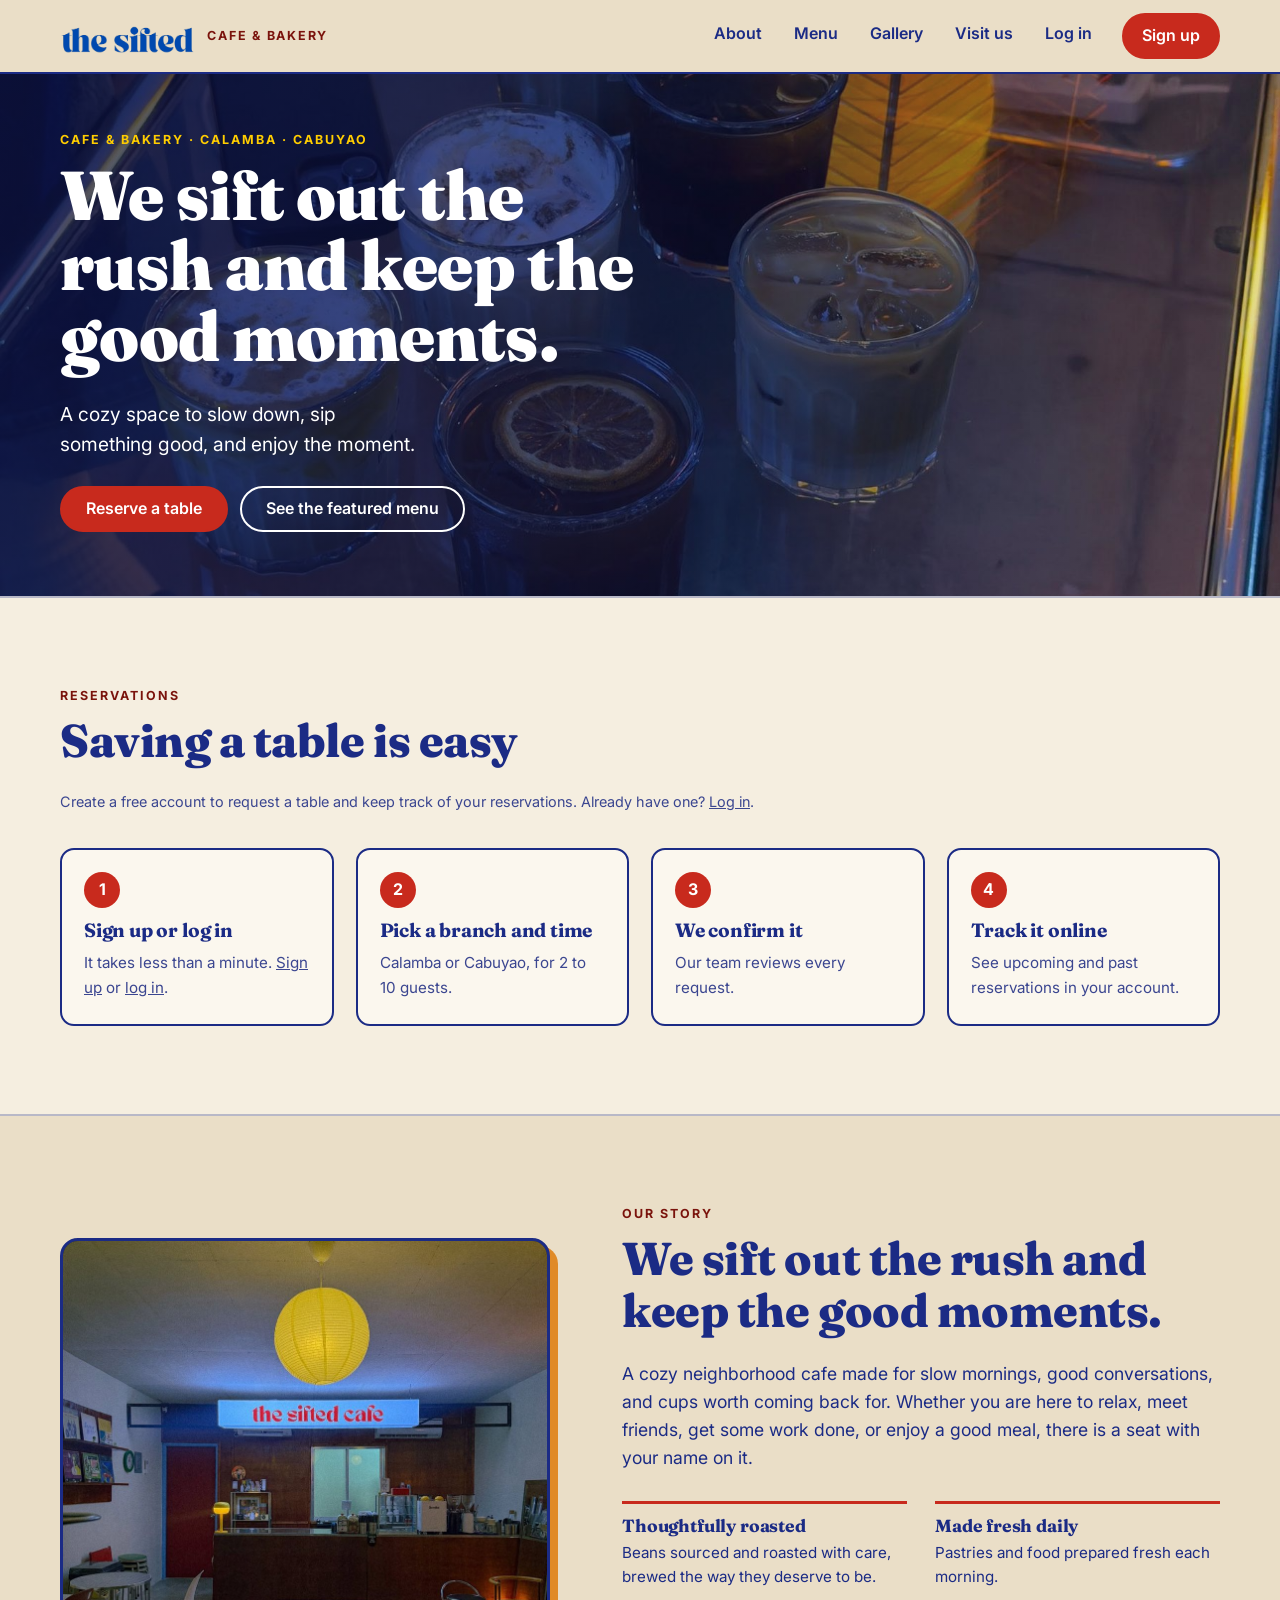
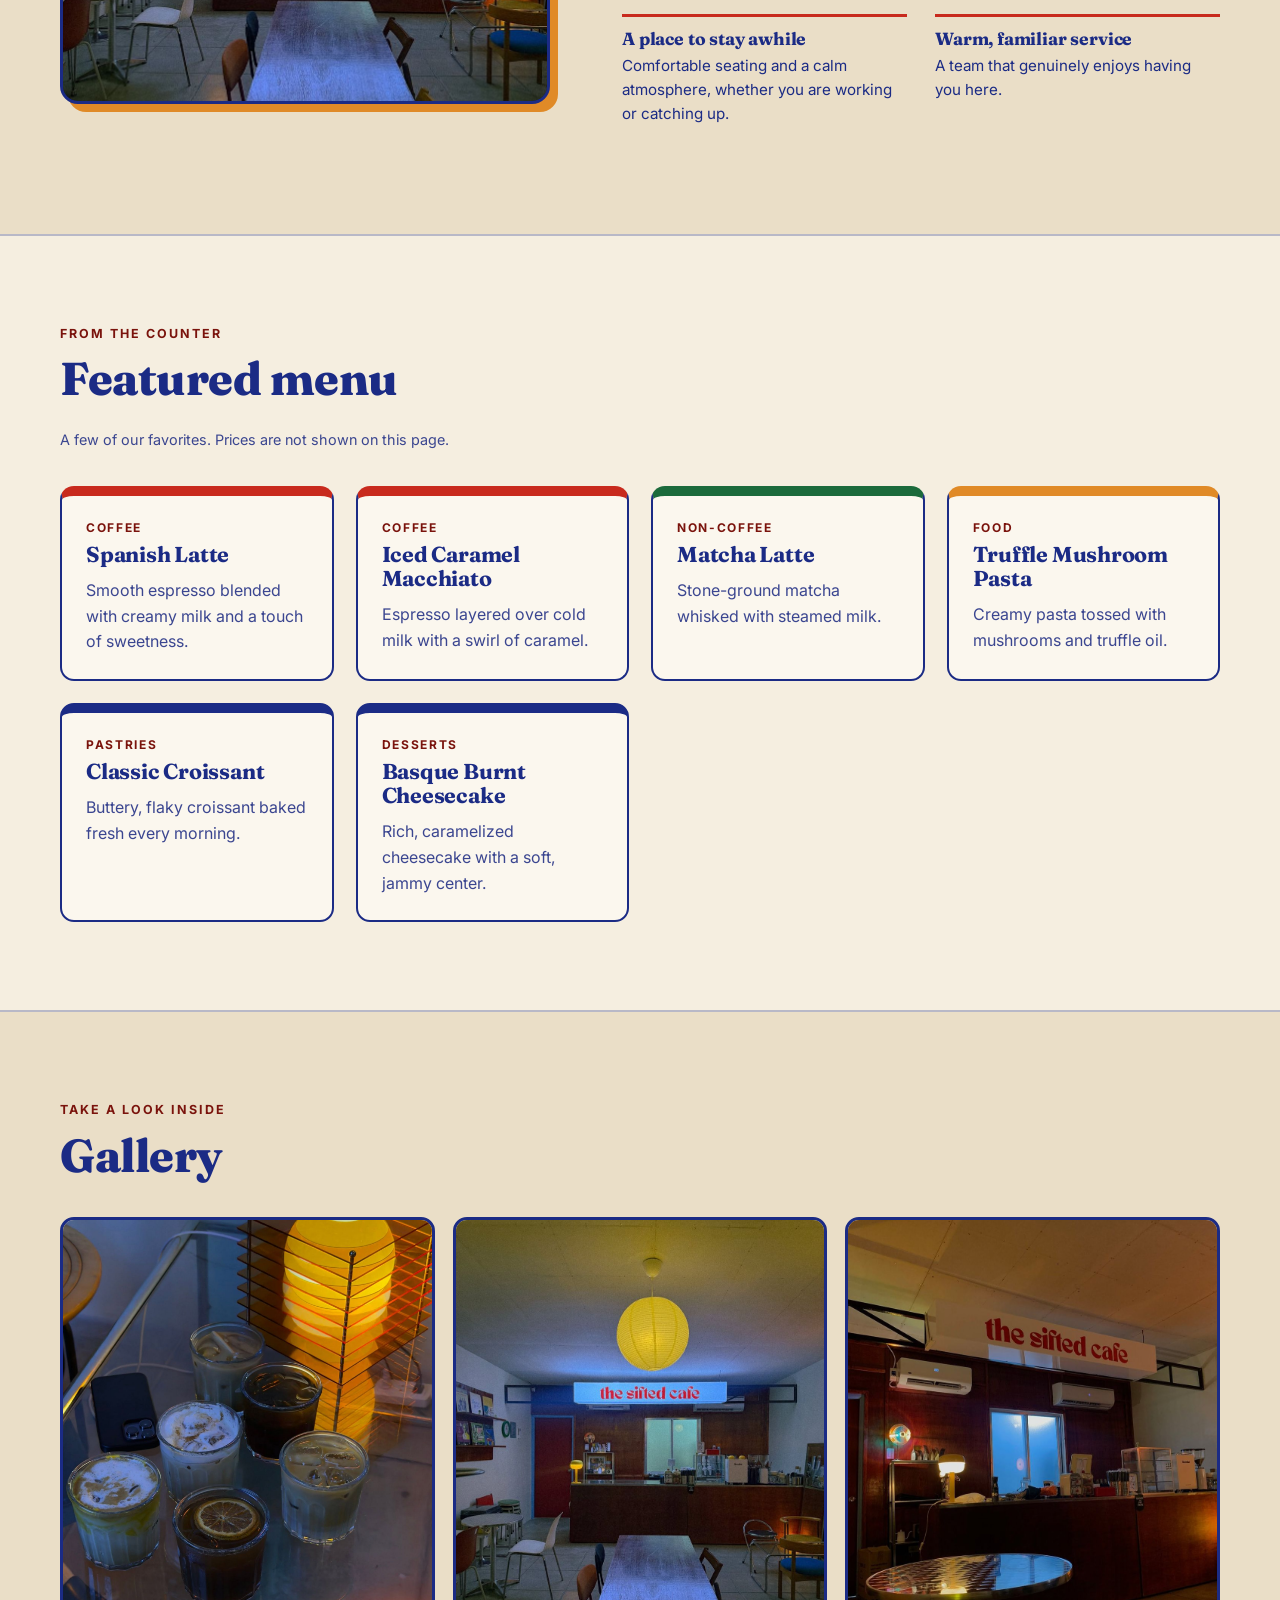
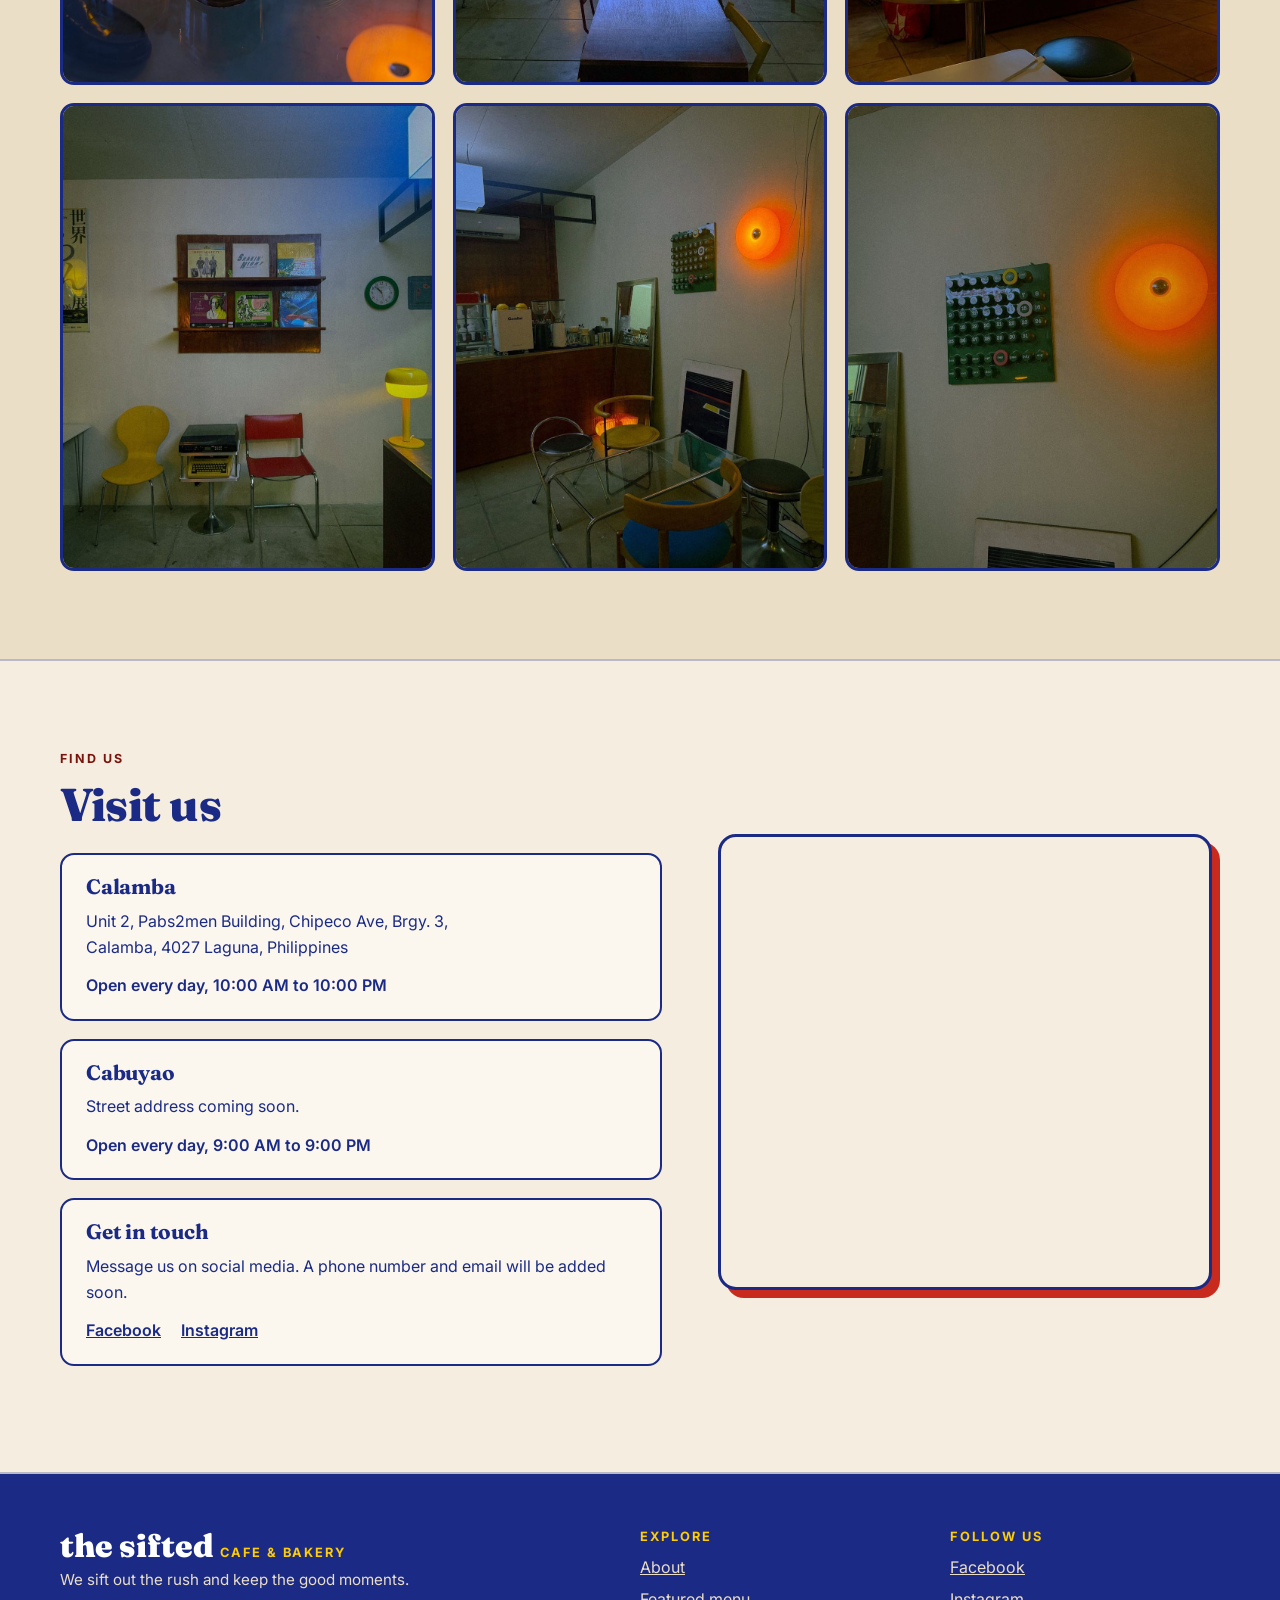
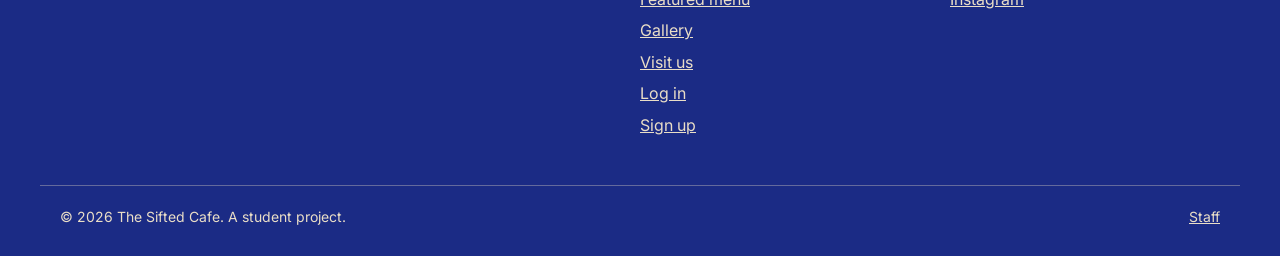
<file: index.html>
<!doctype html>
<html lang="en">
<head>
  <meta charset="utf-8">
  <meta name="viewport" content="width=device-width, initial-scale=1">
  <title>The Sifted Cafe | Cafe &amp; Bakery</title>
  <meta name="description" content="The Sifted Cafe is a cafe and bakery with branches in Calamba and Cabuyao, Laguna. See the featured menu and take a look inside.">
  <meta name="theme-color" content="#eadec7">

  <link rel="icon" type="image/png" href="assets/favicon.png">
  <link rel="apple-touch-icon" href="assets/apple-touch-icon.png">

  <!-- Fonts from the existing Sifted Cafe project (Fraunces for headings, Inter for text). -->
  <link rel="preconnect" href="https://fonts.googleapis.com">
  <link rel="preconnect" href="https://fonts.gstatic.com" crossorigin>
  <link rel="stylesheet" href="https://fonts.googleapis.com/css2?family=Fraunces:opsz,wght@9..144,600;9..144,700;9..144,900&family=Inter:wght@400;500;600;700&display=swap">

  <link rel="stylesheet" href="css/style.css">
</head>
<body>
  <a class="skip-link" href="#main">Skip to main content</a>

  <header class="site-header">
    <div class="container header-inner">
      <a class="brand" href="#top" aria-label="The Sifted Cafe, back to top">
        <img src="assets/logo-wordmark.png" alt="the sifted" width="700" height="186">
        <span class="brand-tag">cafe &amp; bakery</span>
      </a>

      <button class="nav-toggle" type="button" aria-expanded="false" aria-controls="site-nav">
        <span class="visually-hidden">Menu</span>
        <span class="nav-toggle-bars" aria-hidden="true"></span>
      </button>

      <nav id="site-nav" class="site-nav" aria-label="Main">
        <ul>
          <li><a href="#about">About</a></li>
          <li><a href="#menu">Menu</a></li>
          <li><a href="#gallery">Gallery</a></li>
          <li><a href="#visit">Visit us</a></li>
          <li class="nav-guest"><a href="login.html">Log in</a></li>
          <li class="nav-guest"><a href="signup.html" class="nav-cta">Sign up</a></li>
          <li class="nav-member" hidden><a href="account.html">My account</a></li>
        </ul>
      </nav>
    </div>
  </header>

  <main id="main">
    <!-- ================= HERO ================= -->
    <section id="top" class="hero on-dark" aria-labelledby="hero-title">
      <div class="container hero-grid">
        <div class="hero-copy">
          <img class="hero-img" src="assets/drinks.jpg" width="1800" height="1800" fetchpriority="high"
               alt="Six iced and layered coffee drinks in glass tumblers on a glass table, beside a glowing amber lamp.">
          <span class="eyebrow">Cafe &amp; bakery &middot; Calamba &middot; Cabuyao</span>
          <h1 id="hero-title">We sift out the rush and keep the good moments.</h1>
          <p class="hero-lead">A cozy space to slow down, sip something good, and enjoy the moment.</p>
          <div class="hero-actions">
            <button type="button" class="btn btn-primary" data-reserve>Reserve a table</button>
            <a class="btn btn-outline-light" href="#menu">See the featured menu</a>
          </div>
        </div>
      </div>  
    </section>

    <!-- ================= HOW RESERVING WORKS ================= -->
    <section id="reserve-info" class="section section-alt" aria-labelledby="reserve-info-title">
      <div class="container">
        <div class="section-head">
          <span class="eyebrow">Reservations</span>
          <h2 id="reserve-info-title">Saving a table is easy</h2>
          <p class="menu-note">Create a free account to request a table and keep track of your reservations. Already have one? <a href="login.html">Log in</a>.</p>
        </div>
        <ol class="steps-grid">
          <li><span class="step-num">1</span><h3>Sign up or log in</h3><p>It takes less than a minute. <a href="signup.html">Sign up</a> or <a href="login.html">log in</a>.</p></li>
          <li><span class="step-num">2</span><h3>Pick a branch and time</h3><p>Calamba or Cabuyao, for 2 to 10 guests.</p></li>
          <li><span class="step-num">3</span><h3>We confirm it</h3><p>Our team reviews every request.</p></li>
          <li><span class="step-num">4</span><h3>Track it online</h3><p>See upcoming and past reservations in your account.</p></li>
        </ol>
      </div>
    </section>

    <!-- ================= ABOUT ================= -->
    <section id="about" class="section" aria-labelledby="about-title">
      <div class="container about-grid">
        <figure class="photo-frame">
          <img src="assets/cafe-interior.jpg" width="975" height="1300" loading="lazy"
               alt="Inside The Sifted Cafe: a yellow paper lantern hangs over a long wooden table, and the lit 'the sifted cafe' sign hangs above the counter.">
        </figure>
        <div class="about-copy">
          <span class="eyebrow">Our story</span>
          <h2 id="about-title">We sift out the rush and keep the good moments.</h2>
          <p>A cozy neighborhood cafe made for slow mornings, good conversations, and cups worth coming back for. Whether you are here to relax, meet friends, get some work done, or enjoy a good meal, there is a seat with your name on it.</p>

          <ul class="values">
            <li>
              <h3>Thoughtfully roasted</h3>
              <p>Beans sourced and roasted with care, brewed the way they deserve to be.</p>
            </li>
            <li>
              <h3>Made fresh daily</h3>
              <p>Pastries and food prepared fresh each morning.</p>
            </li>
            <li>
              <h3>A place to stay awhile</h3>
              <p>Comfortable seating and a calm atmosphere, whether you are working or catching up.</p>
            </li>
            <li>
              <h3>Warm, familiar service</h3>
              <p>A team that genuinely enjoys having you here.</p>
            </li>
          </ul>
        </div>
      </div>
    </section>

    <!-- ================= FEATURED MENU ================= -->
    <section id="menu" class="section section-alt" aria-labelledby="menu-title">
      <div class="container">
        <div class="section-head">
          <span class="eyebrow">From the counter</span>
          <h2 id="menu-title">Featured menu</h2>
          <p class="menu-note">A few of our favorites. Prices are not shown on this page.</p>
        </div>

        <ul class="menu-grid">
          <li class="menu-card menu-coffee" data-photo="assets/menu/spanish-latte.jpg">
            <span class="menu-category">Coffee</span>
            <h3>Spanish Latte</h3>
            <p>Smooth espresso blended with creamy milk and a touch of sweetness.</p>
          </li>
          <li class="menu-card menu-coffee" data-photo="assets/menu/iced-caramel-macchiato.jpg">
            <span class="menu-category">Coffee</span>
            <h3>Iced Caramel Macchiato</h3>
            <p>Espresso layered over cold milk with a swirl of caramel.</p>
          </li>
          <li class="menu-card menu-green" data-photo="assets/menu/matcha-latte.jpg">
            <span class="menu-category">Non-coffee</span>
            <h3>Matcha Latte</h3>
            <p>Stone-ground matcha whisked with steamed milk.</p>
          </li>
          <li class="menu-card menu-food" data-photo="assets/menu/truffle-mushroom-pasta.jpg">
            <span class="menu-category">Food</span>
            <h3>Truffle Mushroom Pasta</h3>
            <p>Creamy pasta tossed with mushrooms and truffle oil.</p>
          </li>
          <li class="menu-card menu-bakery" data-photo="assets/menu/classic-croissant.jpg">
            <span class="menu-category">Pastries</span>
            <h3>Classic Croissant</h3>
            <p>Buttery, flaky croissant baked fresh every morning.</p>
          </li>
          <li class="menu-card menu-bakery" data-photo="assets/menu/basque-burnt-cheesecake.jpg">
            <span class="menu-category">Desserts</span>
            <h3>Basque Burnt Cheesecake</h3>
            <p>Rich, caramelized cheesecake with a soft, jammy center.</p>
          </li>
        </ul>
      </div>
    </section>

    <!-- ================= GALLERY ================= -->
    <section id="gallery" class="section" aria-labelledby="gallery-title">
      <div class="container">
        <div class="section-head">
          <span class="eyebrow">Take a look inside</span>
          <h2 id="gallery-title">Gallery</h2>
        </div>

        <ul class="gallery-grid" id="gallery-grid">
          <li><button type="button" class="gallery-item" data-full="assets/drinks.jpg">
            <img src="assets/drinks.jpg" width="1800" height="1800" loading="lazy"
                 alt="Six iced and layered coffee drinks in glass tumblers on a glass table, beside a glowing amber lamp.">
          </button></li>
          <li><button type="button" class="gallery-item" data-full="assets/cafe-interior.jpg">
            <img src="assets/cafe-interior.jpg" width="975" height="1300" loading="lazy"
                 alt="A yellow paper lantern hangs over a long wooden table; the lit 'the sifted cafe' sign hangs above the counter.">
          </button></li>
          <li><button type="button" class="gallery-item" data-full="assets/cafe-counter.jpg">
            <img src="assets/cafe-counter.jpg" width="975" height="1300" loading="lazy"
                 alt="The counter with the red 'the sifted cafe' sign, a wood-panelled wall, an espresso machine and a round metal table in front.">
          </button></li>
          <li><button type="button" class="gallery-item" data-full="assets/record-shelf.jpg">
            <img src="assets/record-shelf.jpg" width="975" height="1300" loading="lazy"
                 alt="A wooden wall shelf of vinyl records above a yellow chair, a red chair, and a turntable with a yellow typewriter.">
          </button></li>
          <li><button type="button" class="gallery-item" data-full="assets/seating-corner.jpg">
            <img src="assets/seating-corner.jpg" width="975" height="1300" loading="lazy"
                 alt="A seating corner with a glass table, mixed vintage chairs and a glowing orange wall lamp beside the coffee bar.">
          </button></li>
          <li><button type="button" class="gallery-item" data-full="assets/wall-calendar.jpg">
            <img src="assets/wall-calendar.jpg" width="975" height="1300" loading="lazy"
                 alt="A green magnetic wall calendar next to a round, glowing orange lamp.">
          </button></li>
        </ul>
      </div>
    </section>

    <dialog id="lightbox" class="lightbox" aria-label="Photo viewer">
      <img id="lightbox-img" alt="">
      <p id="lightbox-caption" class="lightbox-caption"></p>
      <div class="lightbox-controls">
        <button type="button" class="btn btn-outline-light btn-small" id="lightbox-prev">Previous</button>
        <button type="button" class="btn btn-outline-light btn-small" id="lightbox-next">Next</button>
        <button type="button" class="btn btn-primary btn-small" id="lightbox-close">Close</button>
      </div>
    </dialog>

    <!-- ================= VISIT US ================= -->
    <section id="visit" class="section section-alt" aria-labelledby="visit-title">
      <div class="container visit-grid">
        <div class="visit-info">
          <span class="eyebrow">Find us</span>
          <h2 id="visit-title">Visit us</h2>

          <div class="branch-card">
            <h3>Calamba</h3>
            <address>
              Unit 2, Pabs2men Building, Chipeco Ave, Brgy. 3,<br>
              Calamba, 4027 Laguna, Philippines
            </address>
            <p class="hours">Open every day, 10:00 AM to 10:00 PM</p>
          </div>

          <div class="branch-card">
            <h3>Cabuyao</h3>
            <p>Street address coming soon.</p>
            <p class="hours">Open every day, 9:00 AM to 9:00 PM</p>
          </div>

          <div class="branch-card">
            <h3>Get in touch</h3>
            <p>Message us on social media. A phone number and email will be added soon.</p>
            <p class="social-row">
              <a href="https://www.facebook.com/TheSiftedCafe" target="_blank" rel="noopener">Facebook<span class="visually-hidden"> (opens in a new tab)</span></a>
              <a href="https://www.instagram.com/thesiftedcafe" target="_blank" rel="noopener">Instagram<span class="visually-hidden"> (opens in a new tab)</span></a>
            </p>
          </div>
        </div>

        <figure class="photo-frame visit-photo">
          <iframe
            src="https://www.google.com/maps?q=Unit%202%2C%20Pabs2men%20Building%2C%20Chipeco%20Ave%2C%20Brgy.%203%2C%20Calamba%2C%204027%20Laguna%2C%20Philippines&amp;z=16&amp;output=embed"
            width="600" height="450" loading="lazy" allowfullscreen
            referrerpolicy="no-referrer-when-downgrade"
            title="A map of The Sifted Cafe: Unit 2, Pabs2men Building, Chipeco Ave, Brgy. 3, Calamba, 4027 Laguna, Philippines."></iframe>
        </figure>
      </div>
    </section>
  </main>

  <footer class="site-footer on-dark">
    <div class="container footer-grid">
      <div>
        <p class="footer-brand">the sifted <span>cafe &amp; bakery</span></p>
        <p class="footer-small">We sift out the rush and keep the good moments.</p>
      </div>
      <nav aria-label="Footer">
        <h2 class="footer-heading">Explore</h2>
        <ul>
          <li><a href="#about">About</a></li>
          <li><a href="#menu">Featured menu</a></li>
          <li><a href="#gallery">Gallery</a></li>
          <li><a href="#visit">Visit us</a></li>
          <li class="nav-guest"><a href="login.html">Log in</a></li>
          <li class="nav-guest"><a href="signup.html">Sign up</a></li>
          <li class="nav-member" hidden><a href="account.html">My account</a></li>
        </ul>
      </nav>
      <div>
        <h2 class="footer-heading">Follow us</h2>
        <ul>
          <li><a href="https://www.facebook.com/TheSiftedCafe" target="_blank" rel="noopener">Facebook<span class="visually-hidden"> (opens in a new tab)</span></a></li>
          <li><a href="https://www.instagram.com/thesiftedcafe" target="_blank" rel="noopener">Instagram<span class="visually-hidden"> (opens in a new tab)</span></a></li>
        </ul>
      </div>
    </div>
    <div class="container footer-bottom">
      <p>&copy; <span id="year">2026</span> The Sifted Cafe. A student project.</p>
      <p><a href="staff.html">Staff</a></p>
    </div>
  </footer>


  <script src="js/config.js"></script>
  <script src="js/demo-api.js"></script>
  <script src="js/shared.js"></script>
  <script src="js/app.js"></script>
</body>
</html>
</file>
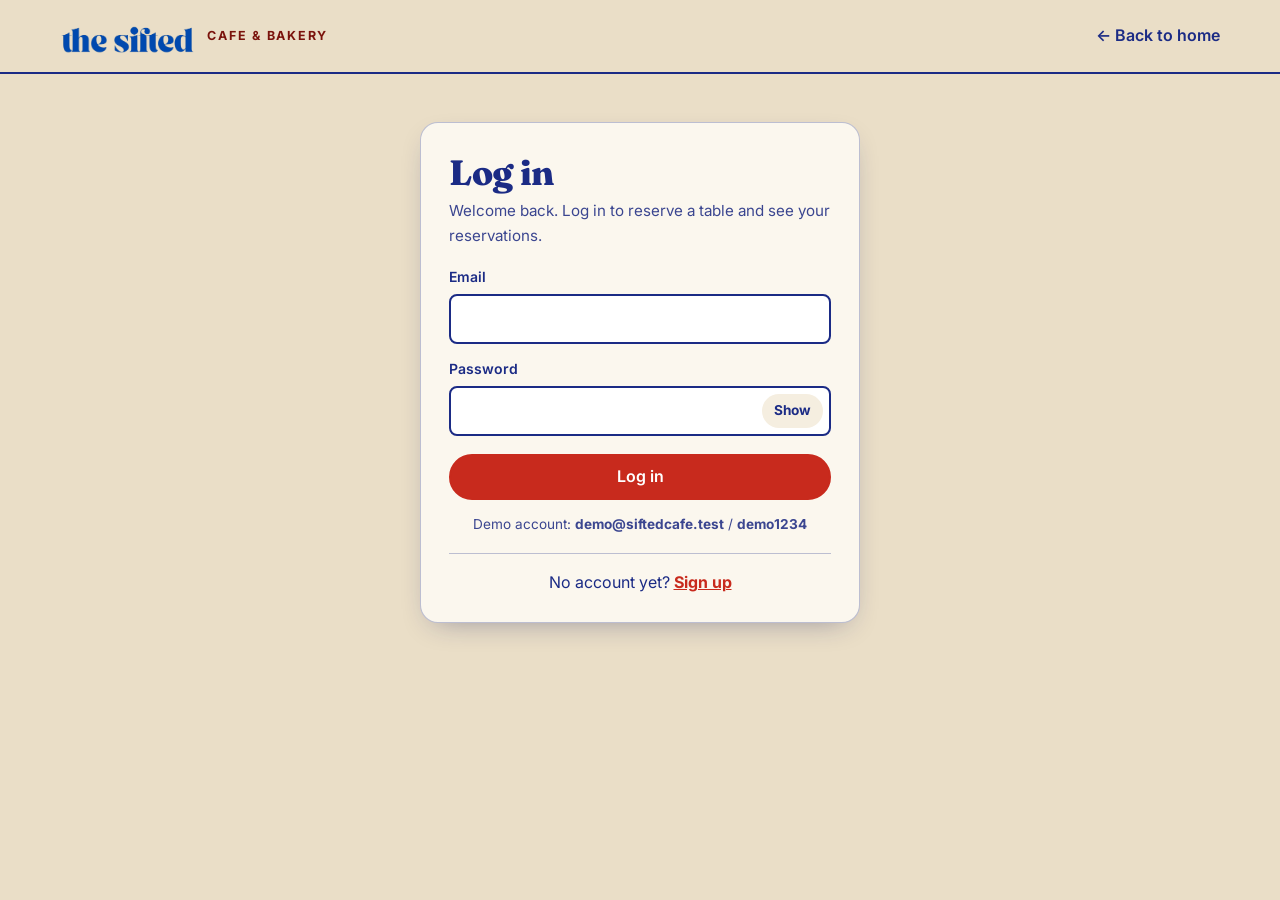
<file: account.html>
<!doctype html>
<html lang="en">
<head>
  <meta charset="utf-8">
  <meta name="viewport" content="width=device-width, initial-scale=1">
  <title>My account | The Sifted Cafe</title>
  <meta name="robots" content="noindex">
  <meta name="theme-color" content="#f5eee0">
  <link rel="icon" type="image/png" href="assets/favicon.png">
  <link rel="stylesheet" href="https://fonts.googleapis.com/css2?family=Fraunces:opsz,wght@9..144,600;9..144,700;9..144,900&family=Inter:wght@400;500;600;700&display=swap">
  <link rel="stylesheet" href="css/style.css">
</head>
<body class="customer-page">
  <div class="dash-shell">

    <!-- ================= SIDEBAR (dark, sticky) ================= -->
    <aside class="dash-sidebar" id="dash-sidebar" aria-label="Account menu">
      <a class="dash-brand" href="index.html">
        <span class="dash-brand-name">the sifted</span>
        <span class="dash-brand-sub">cafe &amp; bakery &middot; my account</span>
      </a>

      <nav class="dash-nav" aria-label="Dashboard sections">
        <a href="index.html">
          <svg viewBox="0 0 24 24" width="18" height="18" fill="none" stroke="currentColor" stroke-width="1.8" stroke-linecap="round" stroke-linejoin="round" aria-hidden="true" focusable="false"><path d="M3 9l9-7 9 7v11a2 2 0 0 1-2 2H5a2 2 0 0 1-2-2z"/><path d="M9 22V12h6v10"/></svg>
          <span>Home</span>
        </a>
        <a href="#dashboard" id="nav-dashboard" data-view-link="dashboard" aria-current="page">
          <svg viewBox="0 0 24 24" width="18" height="18" fill="none" stroke="currentColor" stroke-width="1.8" stroke-linecap="round" stroke-linejoin="round" aria-hidden="true" focusable="false"><rect x="3" y="3" width="7" height="7" rx="1.5"/><rect x="14" y="3" width="7" height="7" rx="1.5"/><rect x="3" y="14" width="7" height="7" rx="1.5"/><rect x="14" y="14" width="7" height="7" rx="1.5"/></svg>
          <span>Dashboard</span>
        </a>
        <a href="#reserve" id="nav-reserve" data-view-link="reserve">
          <svg viewBox="0 0 24 24" width="18" height="18" fill="none" stroke="currentColor" stroke-width="1.8" stroke-linecap="round" stroke-linejoin="round" aria-hidden="true" focusable="false"><rect x="3" y="5" width="18" height="16" rx="2"/><path d="M8 3v4M16 3v4M3 10h18"/><path d="M12 14v4M10 16h4"/></svg>
          <span>Reserve a table</span>
        </a>
        <a href="account.html#history" id="nav-history">
          <svg viewBox="0 0 24 24" width="18" height="18" fill="none" stroke="currentColor" stroke-width="1.8" stroke-linecap="round" stroke-linejoin="round" aria-hidden="true" focusable="false"><circle cx="12" cy="12" r="9"/><path d="M12 7v5l3 2"/></svg>
          <span>Reservation history</span>
        </a>
      </nav>

      <div class="dash-foot">
        <div class="dash-user">
          <span class="dash-user-avatar" id="dash-user-initials" aria-hidden="true"></span>
          <span class="dash-user-meta">
            <strong id="dash-user-name"></strong>
            <span id="dash-user-email"></span>
          </span>
        </div>
        <button type="button" class="dash-signout" id="signout-button">
          <svg viewBox="0 0 24 24" width="18" height="18" fill="none" stroke="currentColor" stroke-width="1.8" stroke-linecap="round" stroke-linejoin="round" aria-hidden="true" focusable="false"><path d="M9 21H5a2 2 0 0 1-2-2V5a2 2 0 0 1 2-2h4"/><path d="M16 17l5-5-5-5"/><path d="M21 12H9"/></svg>
          <span>Sign out</span>
        </button>
      </div>
    </aside>

    <!-- Dark film behind the open drawer (small screens) -->
    <div class="dash-scrim" id="dash-scrim" hidden></div>

    <!-- Mobile menu button -->
    <button type="button" class="dash-toggle" id="dash-toggle"
            aria-expanded="false" aria-controls="dash-sidebar"
            aria-label="Open the navigation menu">
      <svg viewBox="0 0 24 24" width="22" height="22" fill="none" stroke="currentColor" stroke-width="2" stroke-linecap="round" aria-hidden="true" focusable="false"><path d="M4 7h16M4 12h16M4 17h16"/></svg>
    </button>

    <!-- ================= MAIN CONTENT (two views, no page reload) ================= -->
    <main id="main" class="dash-content">

      <!-- VIEW 1: the dashboard -->
      <div id="view-dashboard" class="dash-view" tabindex="-1">
        <div class="page-title">
          <span class="eyebrow">My account</span>
          <h1 id="greeting">Welcome</h1>
        </div>

        <div id="load-error" class="alert alert-error" hidden>
          <span id="load-error-text">Something went wrong.</span>
          <button type="button" class="btn btn-outline btn-small" id="retry-button">Try again</button>
        </div>

        <div class="dash-grid">
          <section class="card" aria-labelledby="info-title">
            <h2 id="info-title">Account information</h2>
            <dl class="info-list" id="account-info">
              <dt>Name</dt><dd id="info-name">Loading...</dd>
              <dt>Email</dt><dd id="info-email">Loading...</dd>
              <dt>Phone</dt><dd id="info-phone">Loading...</dd>
              <dt>Member since</dt><dd id="info-since">Loading...</dd>
            </dl>
            <a class="btn btn-primary" href="#reserve" data-view-link="reserve">Reserve a table</a>
          </section>

          <section class="card" aria-labelledby="payment-title">
            <h2 id="payment-title">Payments</h2>
            <p class="muted">Each reservation shows its own payment status. This website does not process payments: you pay by GCash and attach a proof, and the cafe staff verify it separately.</p>
          </section>
        </div>
        <br>
        <section class="card" aria-labelledby="upcoming-title">
          <h2 id="upcoming-title">Upcoming and pending reservations</h2>
          <p id="upcoming-loading" class="muted">Loading your reservations...</p>
          <ul class="res-list" id="upcoming-list"></ul>
          <p id="upcoming-empty" class="muted" hidden>You have no upcoming reservations yet. <a href="#reserve" data-view-link="reserve">Reserve a table</a></p>
        </section>
        <br>
        <section class="card" id="history" aria-labelledby="history-title">
          <h2 id="history-title">Reservation history</h2>
          <p id="history-loading" class="muted">Loading your reservations...</p>
          <ul class="res-list" id="history-list"></ul>
          <p id="history-empty" class="muted" hidden>Your past reservations will appear here.</p>
        </section>
      </div>
      <!-- VIEW 2: the reservation form, embedded in the same layout. The markup is the
           SAME copy that reserve.html uses, so js/reserve.js works on both pages. -->
      <section id="view-reserve" class="dash-view" tabindex="-1" hidden>
        <div class="page-title">
          <span class="eyebrow">Reservations</span>
          <h1>Reserve a table</h1>
          <p class="muted">Fill in the sections below. Our team reviews every request and confirms it separately.</p>
        </div>

        <section class="card">
          <form id="reservation-form" novalidate>

            <!-- A. Reservation details -->
            <fieldset class="form-section">
              <legend><span class="section-num">A</span> Reservation details</legend>
              <div class="form-grid">
                <div class="field">
                  <label for="res-name">Name</label>
                  <input id="res-name" type="text" autocomplete="name" maxlength="100">
                  <p class="field-error" id="err-res-name" aria-live="polite"></p>
                </div>
                <div class="field">
                  <label for="res-phone">Contact number</label>
                  <input id="res-phone" type="tel" autocomplete="tel" maxlength="30">
                  <p class="field-error" id="err-res-phone" aria-live="polite"></p>
                </div>
                <div class="field span-2">
                  <label for="res-email">Email</label>
                  <input id="res-email" type="email" autocomplete="email" maxlength="150">
                  <p class="field-error" id="err-res-email" aria-live="polite"></p>
                </div>
                <div class="field">
                  <label for="res-branch">Branch</label>
                  <select id="res-branch">
                    <option value="">Select a branch</option>
                    <option value="calamba">Calamba</option>
                    <option value="cabuyao">Cabuyao</option>
                  </select>
                  <p class="field-error" id="err-res-branch" aria-live="polite"></p>
                </div>
                <div class="field">
                  <label for="res-guests">Number of guests</label>
                  <input id="res-guests" type="number" min="2" max="10" inputmode="numeric" value="2">
                  <p class="field-error" id="err-res-guests" aria-live="polite"></p>
                </div>
                <div class="field">
                  <label for="res-date">Date</label>
                  <input id="res-date" type="date">
                  <p class="field-error" id="err-res-date" aria-live="polite"></p>
                </div>
                <div class="field">
                  <label for="res-time">Time slot</label>
                  <select id="res-time"></select>
                  <p class="field-error" id="err-res-time" aria-live="polite"></p>
                </div>
                <p class="field-hint span-2" id="time-hint">Choose a branch to see the time slots.</p>
                <p class="field-hint span-2" id="duration-hint"></p>
                <div class="field span-2">
                  <label for="res-occasion">Occasion <span class="optional">(optional)</span></label>
                  <input id="res-occasion" type="text" maxlength="100">
                  <p class="field-error" id="err-res-occasion" aria-live="polite"></p>
                </div>
                <div class="field span-2">
                  <label for="res-allergies">Allergies or special needs <span class="optional">(optional)</span></label>
                  <textarea id="res-allergies" maxlength="300"></textarea>
                  <p class="field-error" id="err-res-allergies" aria-live="polite"></p>
                </div>
                <div class="field span-2">
                  <label for="res-requests">Special requests <span class="optional">(optional)</span></label>
                  <textarea id="res-requests" maxlength="500" placeholder="For example: a window seat, or a birthday cake."></textarea>
                  <p class="field-error" id="err-res-requests" aria-live="polite"></p>
                </div>
                <!-- Hidden bot trap (honeypot). Real people never see or fill it. -->
                <div class="hp" aria-hidden="true">
                  <label for="res-website">Leave this empty</label>
                  <input id="res-website" type="text" tabindex="-1" autocomplete="off">
                </div>
              </div>
            </fieldset>

            <!-- B. Booking summary -->
            <fieldset class="form-section">
              <legend><span class="section-num">B</span> Booking summary</legend>
              <dl class="info-list" id="summary-list" aria-live="polite"></dl>
              <p class="field-hint" id="rates-note"></p>
            </fieldset>

            <!-- C. Payment option -->
            <fieldset class="form-section">
              <legend><span class="section-num">C</span> Payment option</legend>
              <div class="field" id="res-payment-option" tabindex="-1">
                <div class="option-grid">
                  <label class="option-card"><input type="radio" name="payment_option" value="downpayment">
                    <span class="option-title">Downpayment</span>
                    <span class="option-amount" id="opt-downpayment-amount">Choose guests first</span>
                    <span class="option-note" id="opt-downpayment-note">Pay the required deposit now.</span></label>
                  <label class="option-card"><input type="radio" name="payment_option" value="full">
                    <span class="option-title">Full payment</span>
                    <span class="option-amount" id="opt-full-amount">Choose guests first</span>
                    <span class="option-note" id="opt-full-note">Pay the whole amount now.</span></label>
                </div>
                <p class="field-error" id="err-res-payment-option" aria-live="polite"></p>
              </div>
            </fieldset>

            <!-- D. Pay with GCash (the only payment method) -->
            <fieldset class="form-section">
              <legend><span class="section-num">D</span> Pay with GCash</legend>
              <div class="gcash-card">
                <div class="gcash-qr-col">
                  <button type="button" class="qr-open" id="qr-open" aria-label="Open the GCash QR code in a larger viewer">
                    <img id="pay-qr" class="pay-qr" src="assets/gcash-qr.png" width="240" height="240" alt="GCash QR code of The Sifted Cafe">
                  </button>
                  <button type="button" class="btn btn-outline btn-small" id="qr-open-2">View larger QR</button>
                </div>
                <div class="gcash-info">
                  <span class="gcash-badge">GCash only</span>
                  <dl class="info-list" id="pay-lines">
                    <dt>Recipient</dt><dd id="pay-recipient">-</dd>
                    <dt>Amount to pay now</dt><dd><strong class="pay-amount-value" id="pay-amount">Choose a payment option (section C)</strong></dd>
                  </dl>
                  <ol class="gcash-steps">
                    <li>Choose your payment option in section C.</li>
                    <li>Open the GCash app and scan this QR code (or tap it to enlarge).</li>
                    <li>Type the exact amount shown above. In the note, write your <strong>full name</strong> and the <strong>reservation date</strong>.</li>
                    <li>Screenshot the receipt, then attach it below.</li>
                  </ol>
                  <p class="field-hint" id="pay-note"></p>
                </div>
              </div>

              <div class="field">
                <label for="res-payment-reference">GCash reference number <span class="optional">(optional)</span></label>
                <input id="res-payment-reference" type="text" inputmode="numeric" maxlength="20" autocomplete="off" aria-describedby="err-res-payment-reference">
                <p class="field-error" id="err-res-payment-reference" aria-live="polite"></p>
              </div>
              <div class="field">
                <label for="res-payment-proof">Proof of payment <span class="optional" id="proof-required-note">(PNG, JPG or PDF)</span></label>
                <input id="res-payment-proof" type="file" accept=".png,.jpg,.jpeg,.pdf,image/png,image/jpeg,application/pdf" aria-describedby="proof-hint err-res-payment-proof">
                <p class="field-hint" id="proof-hint">Sending a proof does not verify your payment. Our staff checks it separately.</p>
                <p class="field-error" id="err-res-payment-proof" aria-live="polite"></p>
              </div>
            </fieldset>

            <!-- E. Review, terms and send -->
            <fieldset class="form-section">
              <legend><span class="section-num">E</span> Review and send</legend>
              <h3 class="review-title">Your request</h3>
              <dl class="info-list" id="review-list" aria-live="polite"></dl>

              <div class="policy-box">
                <h3>Reservation terms</h3>
                <p class="field-hint">"Cafe rule" means the branch manager told us this. "Proposed" means a reasonable suggestion the cafe has not confirmed yet.</p>
                <div id="policy-list" class="policy-list"></div>
              </div>

              <div class="field">
                <label class="check-row"><input type="checkbox" id="res-accept" aria-describedby="err-res-accept"> I have read and accept the reservation terms above.</label>
                <p class="field-error" id="err-res-accept" aria-live="polite"></p>
              </div>
              <div id="form-status" class="form-status" aria-live="polite"></div>
              <button type="submit" class="btn btn-primary btn-block" id="reservation-submit">Send reservation request</button>
              <p class="field-hint center">This sends a request. Your table is not reserved until staff confirm it.</p>
            </fieldset>
          </form>
        </section>

        <section id="reservation-success" class="card reservation-success" tabindex="-1" hidden>
          <h2>Request sent: waiting for staff confirmation</h2>
          <p id="success-message"></p>
          <dl class="info-list" id="success-details"></dl>
          <div class="hero-actions">
            <a class="btn btn-primary" href="account.html#history">View my reservations</a>
            <button type="button" class="btn btn-outline" id="new-request">Make another request</button>
          </div>
        </section>
      </section>
    </main>
  </div>

  <dialog id="qr-dialog" class="qr-dialog" aria-labelledby="qr-title">
    <div class="qr-head">
      <h2 id="qr-title">GCash QR code</h2>
      <button type="button" class="auth-close" id="qr-close" aria-label="Close the QR viewer">&times;</button>
    </div>
    <div class="qr-stage" id="qr-stage" tabindex="0" aria-label="QR code. Press plus or minus to zoom, 0 to reset, arrow keys to move around.">
      <img id="qr-big" src="assets/gcash-qr.png" width="900" height="900" alt="GCash QR code of The Sifted Cafe. Scan it with the GCash app." draggable="false">
    </div>
    <div class="qr-controls">
      <button type="button" class="btn btn-outline btn-small" id="qr-zoom-out" aria-label="Zoom out">&minus;</button>
      <span class="qr-level" id="qr-level" aria-live="polite">100%</span>
      <button type="button" class="btn btn-outline btn-small" id="qr-zoom-in" aria-label="Zoom in">+</button>
      <button type="button" class="btn btn-outline btn-small" id="qr-reset">Reset zoom</button>
      <button type="button" class="btn btn-primary btn-small" id="qr-close-2">Close</button>
    </div>
    <p class="field-hint center">Tip: scroll, pinch or use + and - to zoom. Drag to move when zoomed.</p>
  </dialog>

  <dialog id="details-dialog" class="details-dialog" aria-labelledby="details-title">
    <h2 id="details-title">Reservation details</h2>
    <dl class="info-list" id="details-list"></dl>
    <p class="muted" id="details-note"></p>
    <button type="button" class="btn btn-primary btn-small" id="details-close">Close</button>
  </dialog>

  <script src="js/config.js"></script>
  <script src="js/demo-api.js"></script>
  <script src="js/shared.js"></script>
  <script src="js/account.js"></script>
  <script src="js/reserve.js"></script>
  <script src="js/qr-viewer.js"></script>
</body>
</html>
</file>
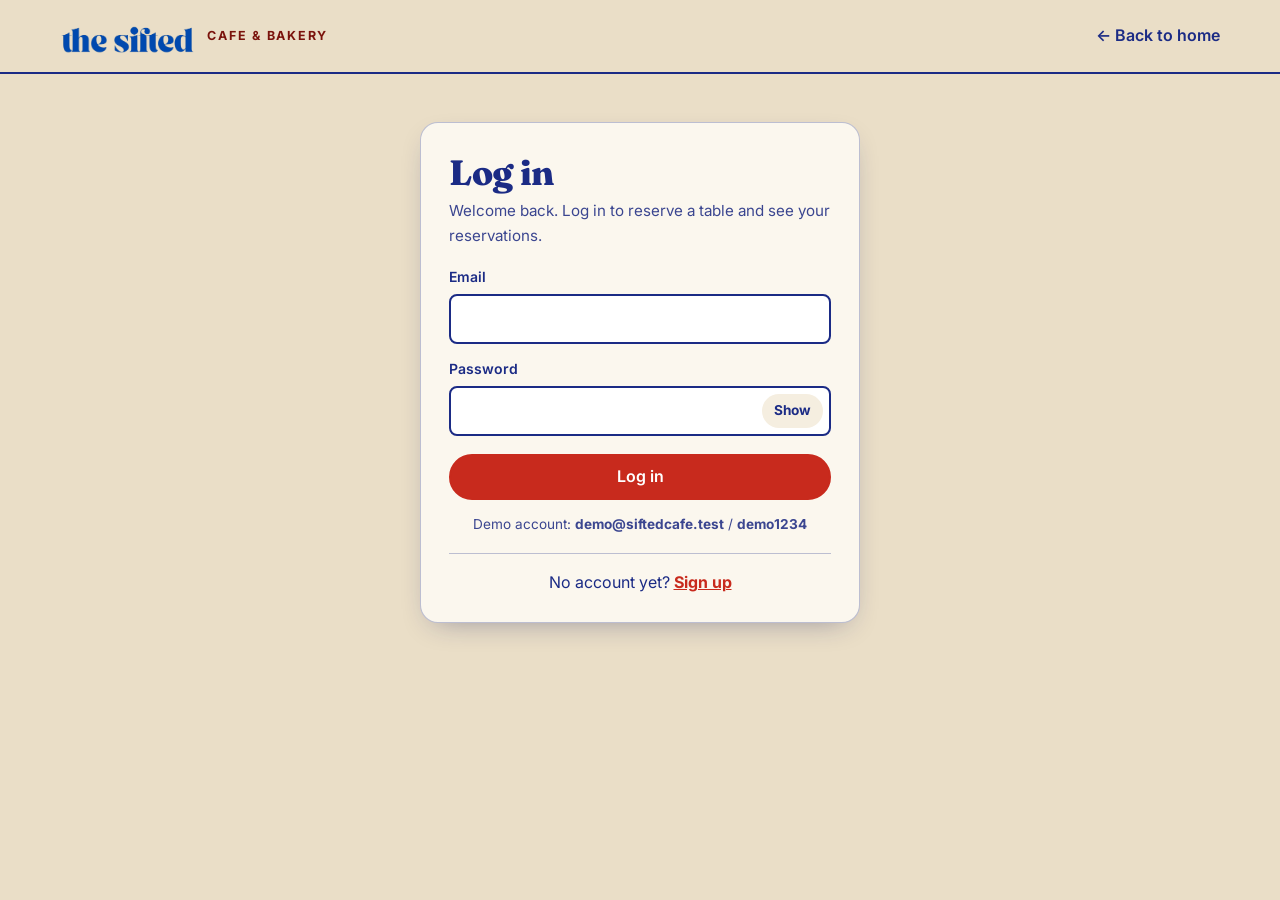
<file: login.html>
<!doctype html>
<html lang="en">
<head>
  <meta charset="utf-8">
  <meta name="viewport" content="width=device-width, initial-scale=1">
  <title>Log in | The Sifted Cafe</title>
  <meta name="robots" content="noindex">
  <meta name="theme-color" content="#eadec7">
  <link rel="icon" type="image/png" href="assets/favicon.png">
  <link rel="stylesheet" href="https://fonts.googleapis.com/css2?family=Fraunces:opsz,wght@9..144,600;9..144,700;9..144,900&family=Inter:wght@400;500;600;700&display=swap">
  <link rel="stylesheet" href="css/style.css">
</head>
<body class="auth-page">
  <header class="site-header">
    <div class="container header-inner">
      <a class="brand" href="index.html" aria-label="The Sifted Cafe, home">
        <img src="assets/logo-wordmark.png" alt="the sifted" width="700" height="186">
        <span class="brand-tag">cafe &amp; bakery</span>
      </a>
      <a class="auth-back" href="index.html">&larr; Back to home</a>
    </div>
  </header>

  <main id="main" class="auth-main">
    <section class="auth-card" aria-labelledby="auth-title">
      <h1 id="auth-title">Log in</h1>
      <p class="auth-intro">Welcome back. Log in to reserve a table and see your reservations.</p>
      <div id="auth-status" class="form-status" aria-live="polite"></div>
      <form id="signin-form" class="auth-form" novalidate>
      <div class="field">
        <label for="signin-email">Email</label>
        <input id="signin-email" type="email" autocomplete="email" required aria-describedby="err-signin-email">
        <p class="field-error" id="err-signin-email" aria-live="polite"></p>
      </div>
      <div class="field">
        <label for="signin-password">Password</label>
        <div class="pw-wrap">
          <input id="signin-password" type="password" autocomplete="current-password" required aria-describedby="err-signin-password">
          <button type="button" class="pw-toggle" data-toggle-password="signin-password" aria-label="Show password" aria-pressed="false">Show</button>
        </div>
        <p class="field-error" id="err-signin-password" aria-live="polite"></p>
      </div>
      <button type="submit" class="btn btn-primary btn-block" id="signin-submit">Log in</button>
      <p class="auth-demo">Demo account: <strong>demo@siftedcafe.test</strong> / <strong>demo1234</strong></p>
      </form>
      <p class="auth-switch">No account yet? <a href="signup.html" id="to-signup">Sign up</a></p>
    </section>
  </main>

  <script src="js/config.js"></script>
  <script src="js/demo-api.js"></script>
  <script src="js/shared.js"></script>
  <script src="js/auth.js"></script>
</body>
</html>
</file>
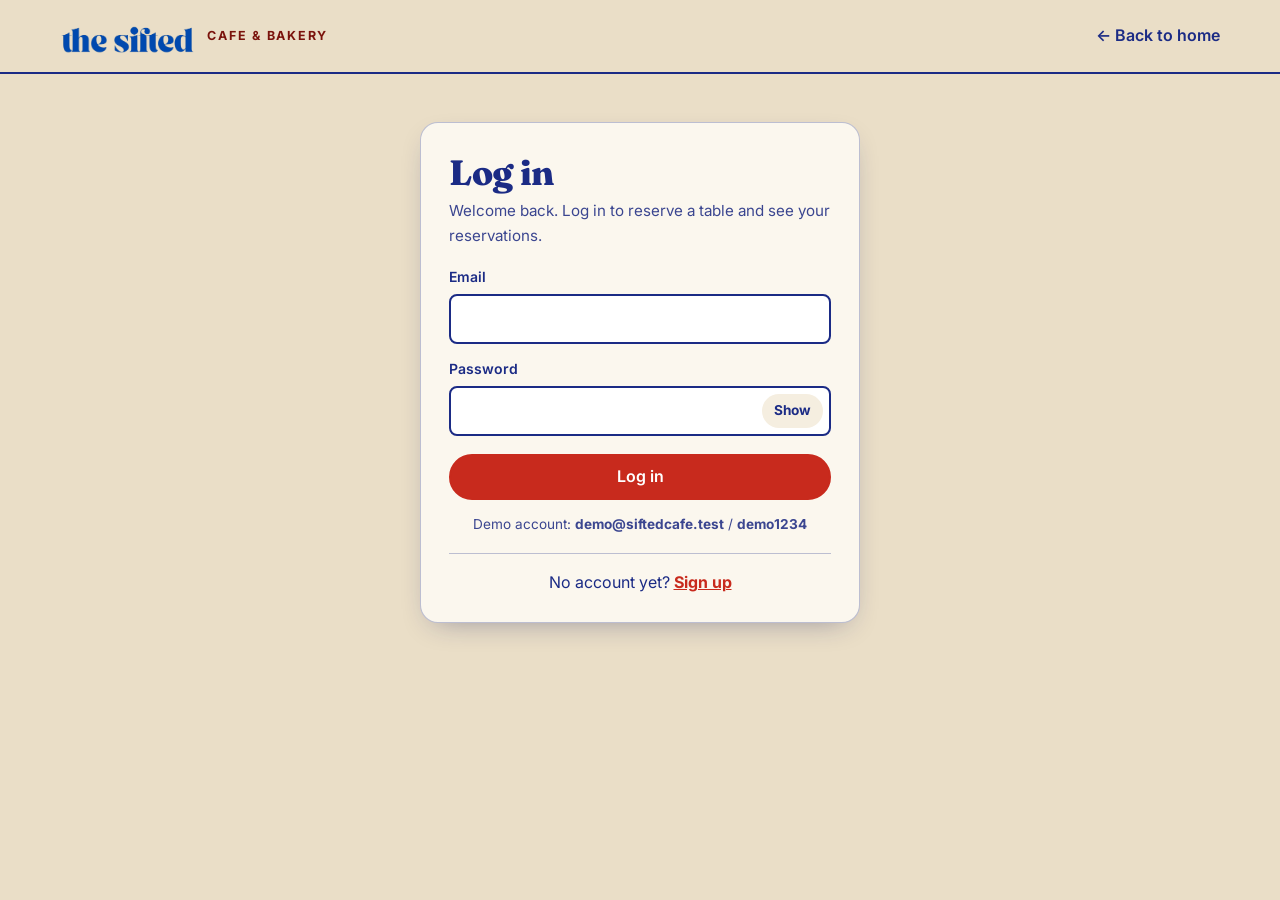
<file: reserve.html>
<!doctype html>
<html lang="en">
<head>
  <meta charset="utf-8">
  <meta name="viewport" content="width=device-width, initial-scale=1">
  <title>Reserve a table | The Sifted Cafe</title>
  <meta name="robots" content="noindex">
  <meta http-equiv="refresh" content="0; url=account.html#reserve">
  <link rel="canonical" href="account.html#reserve">
</head>
<body>
  <p>Taking you to the reservation form... <a href="account.html#reserve">Open it here</a>.</p>
  <script>window.location.replace('account.html#reserve');</script>
</body>
</html>
</file>
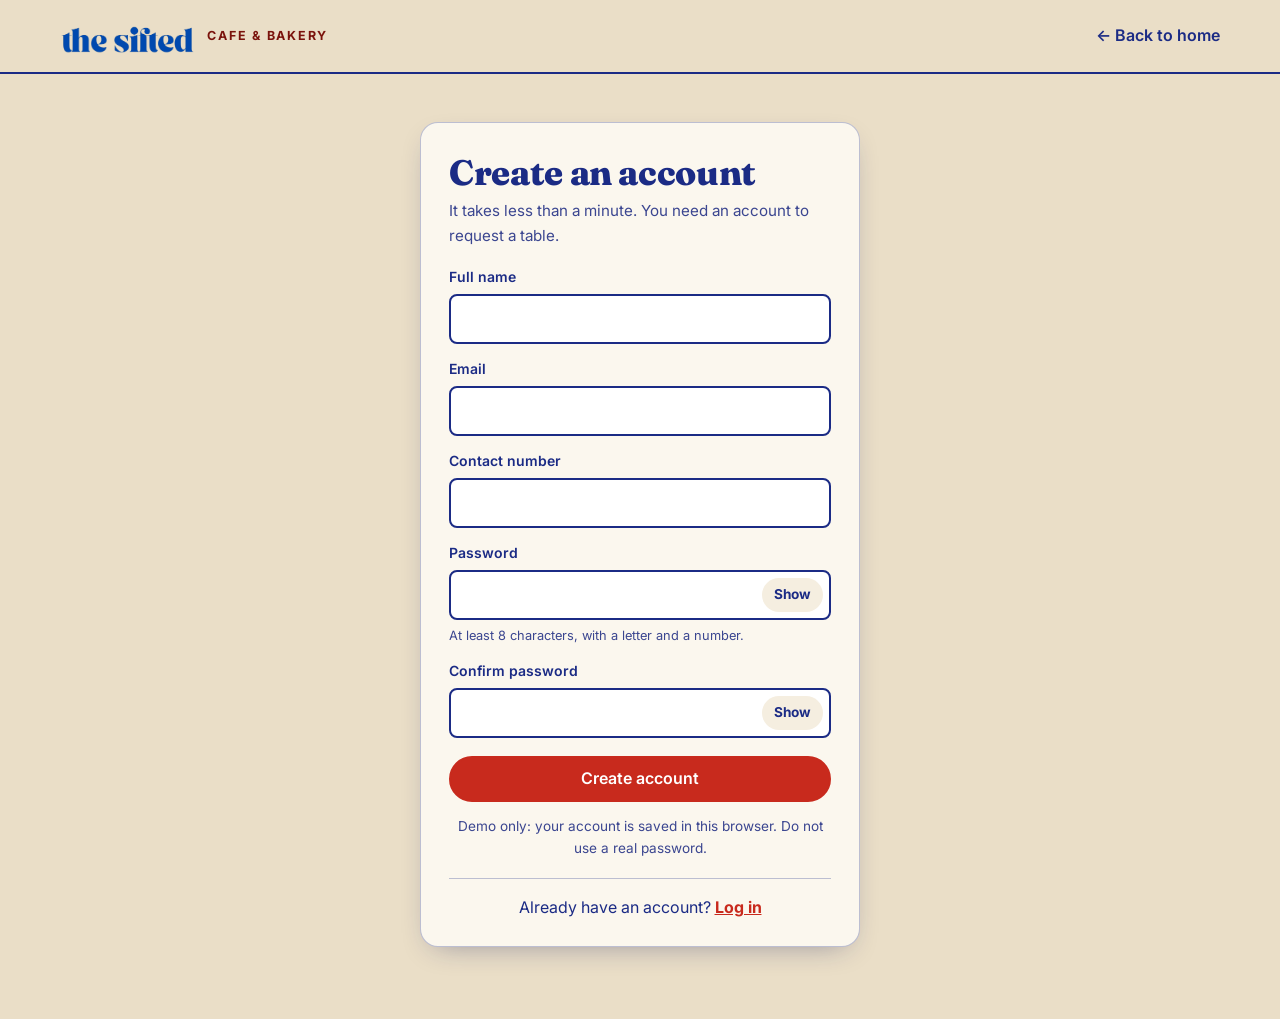
<file: signup.html>
<!doctype html>
<html lang="en">
<head>
  <meta charset="utf-8">
  <meta name="viewport" content="width=device-width, initial-scale=1">
  <title>Sign up | The Sifted Cafe</title>
  <meta name="robots" content="noindex">
  <meta name="theme-color" content="#eadec7">
  <link rel="icon" type="image/png" href="assets/favicon.png">
  <link rel="stylesheet" href="https://fonts.googleapis.com/css2?family=Fraunces:opsz,wght@9..144,600;9..144,700;9..144,900&family=Inter:wght@400;500;600;700&display=swap">
  <link rel="stylesheet" href="css/style.css">
</head>
<body class="auth-page">
  <header class="site-header">
    <div class="container header-inner">
      <a class="brand" href="index.html" aria-label="The Sifted Cafe, home">
        <img src="assets/logo-wordmark.png" alt="the sifted" width="700" height="186">
        <span class="brand-tag">cafe &amp; bakery</span>
      </a>
      <a class="auth-back" href="index.html">&larr; Back to home</a>
    </div>
  </header>

  <main id="main" class="auth-main">
    <section class="auth-card" aria-labelledby="auth-title">
      <h1 id="auth-title">Create an account</h1>
      <p class="auth-intro">It takes less than a minute. You need an account to request a table.</p>
      <div id="auth-status" class="form-status" aria-live="polite"></div>
      <form id="register-form" class="auth-form" novalidate>
      <div class="field">
        <label for="register-full-name">Full name</label>
        <input id="register-full-name" type="text" autocomplete="name" required aria-describedby="err-register-full-name">
        <p class="field-error" id="err-register-full-name" aria-live="polite"></p>
      </div>
      <div class="field">
        <label for="register-email">Email</label>
        <input id="register-email" type="email" autocomplete="email" required aria-describedby="err-register-email">
        <p class="field-error" id="err-register-email" aria-live="polite"></p>
      </div>
      <div class="field">
        <label for="register-phone">Contact number</label>
        <input id="register-phone" type="tel" autocomplete="tel" required aria-describedby="err-register-phone">
        <p class="field-error" id="err-register-phone" aria-live="polite"></p>
      </div>
      <div class="field">
        <label for="register-password">Password</label>
        <div class="pw-wrap">
          <input id="register-password" type="password" autocomplete="new-password" required aria-describedby="hint-register-password err-register-password">
          <button type="button" class="pw-toggle" data-toggle-password="register-password" aria-label="Show password" aria-pressed="false">Show</button>
        </div>
        <p class="field-hint" id="hint-register-password">At least 8 characters, with a letter and a number.</p>
        <p class="field-error" id="err-register-password" aria-live="polite"></p>
      </div>
      <div class="field">
        <label for="register-confirm-password">Confirm password</label>
        <div class="pw-wrap">
          <input id="register-confirm-password" type="password" autocomplete="new-password" required aria-describedby="err-register-confirm-password">
          <button type="button" class="pw-toggle" data-toggle-password="register-confirm-password" aria-label="Show password" aria-pressed="false">Show</button>
        </div>
        <p class="field-error" id="err-register-confirm-password" aria-live="polite"></p>
      </div>
      <button type="submit" class="btn btn-primary btn-block" id="register-submit">Create account</button>
      <p class="auth-demo">Demo only: your account is saved in this browser. Do not use a real password.</p>
      </form>
      <p class="auth-switch">Already have an account? <a href="login.html" id="to-login">Log in</a></p>
    </section>
  </main>

  <script src="js/config.js"></script>
  <script src="js/demo-api.js"></script>
  <script src="js/shared.js"></script>
  <script src="js/auth.js"></script>
</body>
</html>
</file>
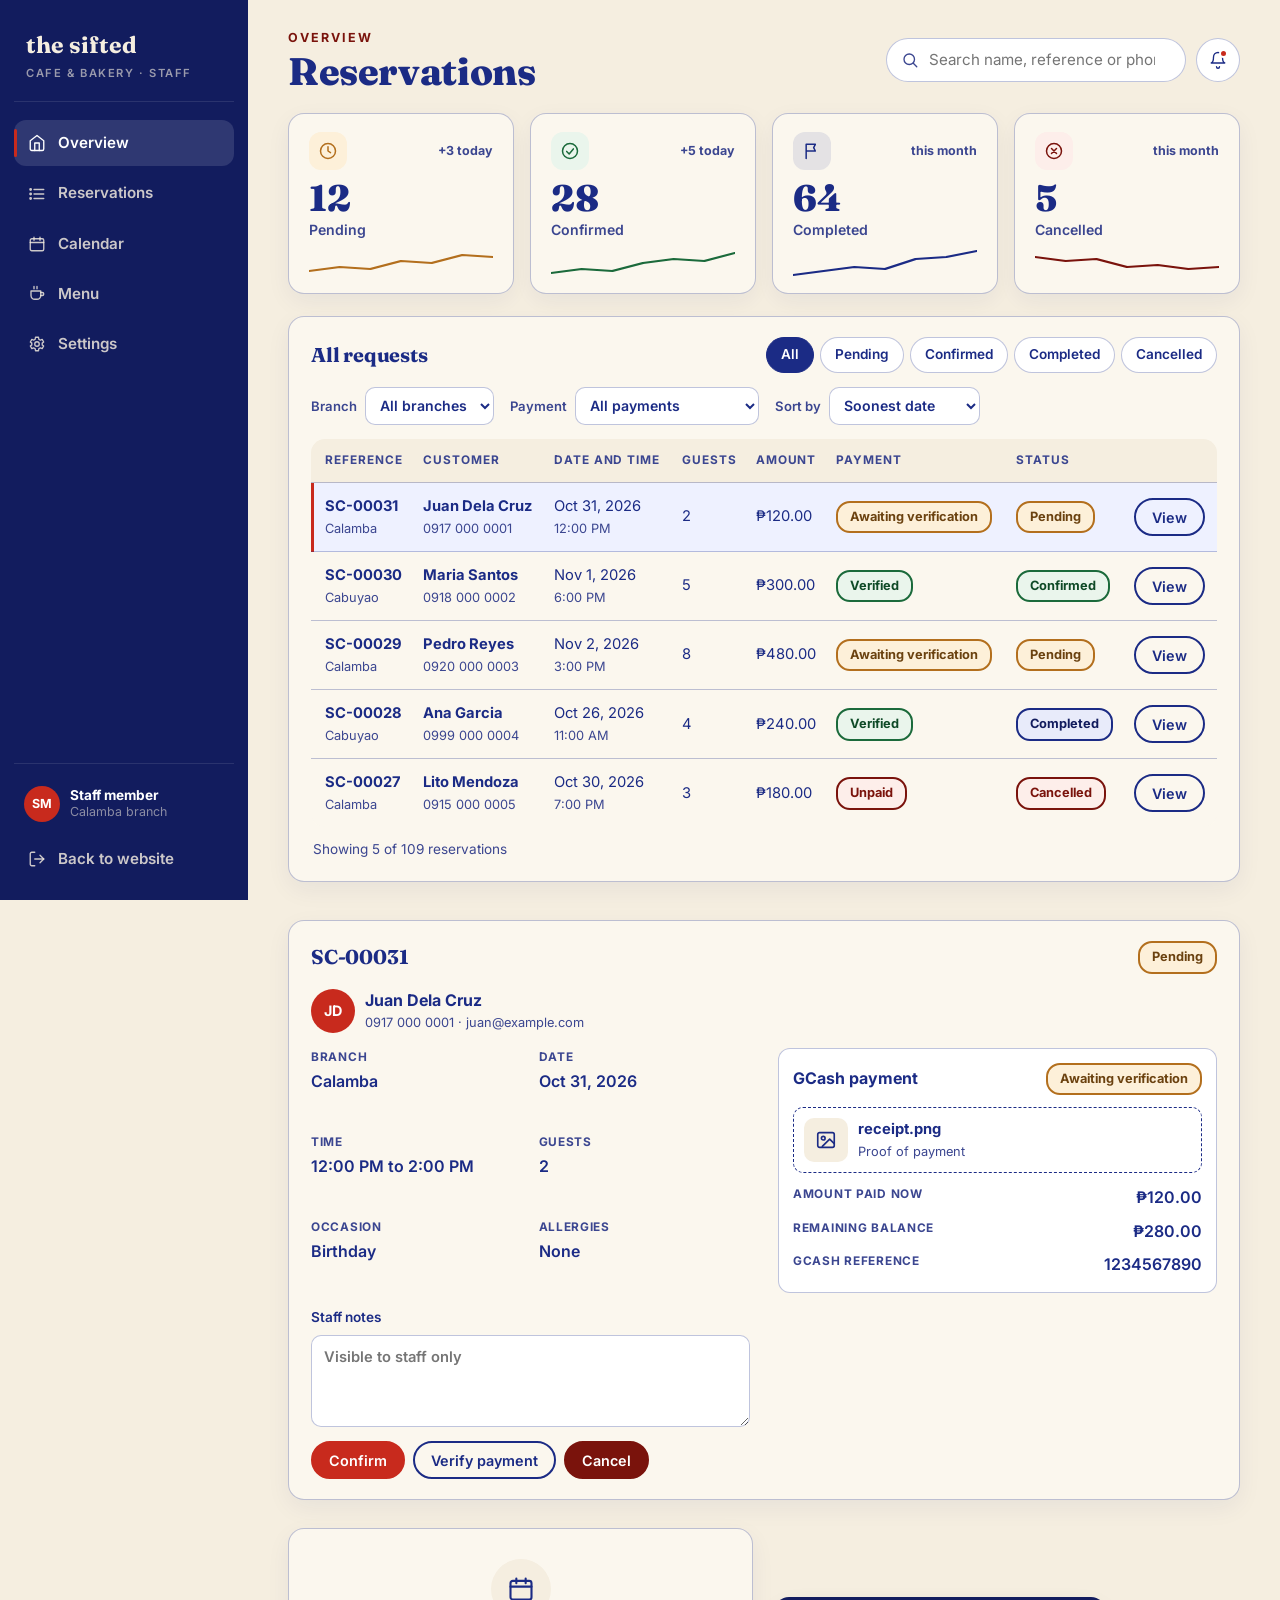
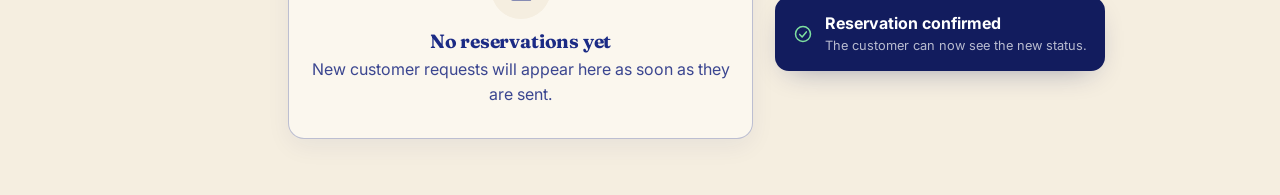
<file: staff.html>
<!doctype html>
<html lang="en">
<head>
  <meta charset="utf-8">
  <meta name="viewport" content="width=device-width, initial-scale=1">
  <title>Staff | The Sifted Cafe</title>
  <meta name="robots" content="noindex">
  <meta name="theme-color" content="#121c5e">
  <link rel="icon" type="image/png" href="assets/favicon.png">
  <link rel="stylesheet" href="https://fonts.googleapis.com/css2?family=Fraunces:opsz,wght@9..144,600;9..144,700;9..144,900&family=Inter:wght@400;500;600;700&display=swap">
  <link rel="stylesheet" href="css/style.css">
</head>
<body class="st-page">
  <a class="skip-link" href="#main">Skip to main content</a>
  <div class="st-shell">

    <aside class="st-side on-dark" aria-label="Staff menu">
      <a class="st-brand" href="index.html"><strong>the sifted</strong><span>cafe &amp; bakery &middot; staff</span></a>
      <nav class="st-nav" aria-label="Staff sections">
        <a href="#" aria-current="page"><svg viewBox="0 0 24 24" width="18" height="18" fill="none" stroke="currentColor" stroke-width="1.8" stroke-linecap="round" stroke-linejoin="round" aria-hidden="true" focusable="false"><path d="M3 9l9-7 9 7v11a2 2 0 0 1-2 2H5a2 2 0 0 1-2-2z"/><path d="M9 22V12h6v10"/></svg><span>Overview</span></a>
        <a href="#"><svg viewBox="0 0 24 24" width="18" height="18" fill="none" stroke="currentColor" stroke-width="1.8" stroke-linecap="round" stroke-linejoin="round" aria-hidden="true" focusable="false"><path d="M8 6h13M8 12h13M8 18h13"/><circle cx="3.5" cy="6" r="1"/><circle cx="3.5" cy="12" r="1"/><circle cx="3.5" cy="18" r="1"/></svg><span>Reservations</span></a>
        <a href="#"><svg viewBox="0 0 24 24" width="18" height="18" fill="none" stroke="currentColor" stroke-width="1.8" stroke-linecap="round" stroke-linejoin="round" aria-hidden="true" focusable="false"><rect x="3" y="5" width="18" height="16" rx="2"/><path d="M8 3v4M16 3v4M3 10h18"/></svg><span>Calendar</span></a>
        <a href="#"><svg viewBox="0 0 24 24" width="18" height="18" fill="none" stroke="currentColor" stroke-width="1.8" stroke-linecap="round" stroke-linejoin="round" aria-hidden="true" focusable="false"><path d="M4 8h13v6a5 5 0 0 1-5 5H9a5 5 0 0 1-5-5z"/><path d="M17 10h2a2 2 0 0 1 0 4h-2"/><path d="M8 2v3M12 2v3"/></svg><span>Menu</span></a>
        <a href="#"><svg viewBox="0 0 24 24" width="18" height="18" fill="none" stroke="currentColor" stroke-width="1.8" stroke-linecap="round" stroke-linejoin="round" aria-hidden="true" focusable="false"><circle cx="12" cy="12" r="3"/><path d="M19 12a7 7 0 0 0-.1-1.2l2-1.5-2-3.4-2.4 1a7 7 0 0 0-2-1.2L14 3h-4l-.5 2.7a7 7 0 0 0-2 1.2l-2.4-1-2 3.4 2 1.5A7 7 0 0 0 5 12c0 .4 0 .8.1 1.2l-2 1.5 2 3.4 2.4-1a7 7 0 0 0 2 1.2L10 21h4l.5-2.7a7 7 0 0 0 2-1.2l2.4 1 2-3.4-2-1.5c.1-.4.1-.8.1-1.2z"/></svg><span>Settings</span></a>
      </nav>
      <div class="st-side-foot">
        <div class="st-user"><span class="st-avatar" aria-hidden="true">SM</span><span class="st-user-meta"><strong>Staff member</strong><span>Calamba branch</span></span></div>
        <a class="st-out" href="index.html"><svg viewBox="0 0 24 24" width="18" height="18" fill="none" stroke="currentColor" stroke-width="1.8" stroke-linecap="round" stroke-linejoin="round" aria-hidden="true" focusable="false"><path d="M9 21H5a2 2 0 0 1-2-2V5a2 2 0 0 1 2-2h4"/><path d="M16 17l5-5-5-5"/><path d="M21 12H9"/></svg><span>Back to website</span></a>
      </div>
    </aside>

    <div class="st-body">
      <header class="st-top">
        <div>
          <p class="eyebrow">Overview</p>
          <h1>Reservations</h1>
        </div>
        <div class="st-top-tools">
          <label class="st-search"><span class="visually-hidden">Search reservations</span><svg viewBox="0 0 24 24" width="18" height="18" fill="none" stroke="currentColor" stroke-width="1.8" stroke-linecap="round" stroke-linejoin="round" aria-hidden="true" focusable="false"><circle cx="11" cy="11" r="7"/><path d="M21 21l-4.3-4.3"/></svg><input type="search" placeholder="Search name, reference or phone"></label>
          <button type="button" class="st-icon-btn" aria-label="Notifications"><svg viewBox="0 0 24 24" width="18" height="18" fill="none" stroke="currentColor" stroke-width="1.8" stroke-linecap="round" stroke-linejoin="round" aria-hidden="true" focusable="false"><path d="M6 8a6 6 0 0 1 12 0c0 7 3 8 3 8H3s3-1 3-8"/><path d="M10 21a2 2 0 0 0 4 0"/></svg><span class="st-dot" aria-hidden="true"></span></button>
        </div>
      </header>

      <main id="main" class="st-main">

        <section class="st-stats" aria-label="Summary">
        <article class="st-stat is-pending">
          <div class="st-stat-top"><span class="st-stat-icon"><svg viewBox="0 0 24 24" width="20" height="20" fill="none" stroke="currentColor" stroke-width="1.8" stroke-linecap="round" stroke-linejoin="round" aria-hidden="true" focusable="false"><circle cx="12" cy="12" r="9"/><path d="M12 7v5l3 2"/></svg></span><span class="st-delta">+3 today</span></div>
          <p class="st-stat-num">12</p>
          <p class="st-stat-label">Pending</p>
          <svg class="st-spark" viewBox="0 0 120 32" preserveAspectRatio="none" aria-hidden="true" focusable="false"><polyline points="0,24 20,20 40,22 60,14 80,16 100,8 120,10" fill="none" stroke="currentColor" stroke-width="2" stroke-linecap="round" stroke-linejoin="round"/></svg>
        </article>
        <article class="st-stat is-confirmed">
          <div class="st-stat-top"><span class="st-stat-icon"><svg viewBox="0 0 24 24" width="20" height="20" fill="none" stroke="currentColor" stroke-width="1.8" stroke-linecap="round" stroke-linejoin="round" aria-hidden="true" focusable="false"><circle cx="12" cy="12" r="9"/><path d="M8 12.5l3 3 5-6"/></svg></span><span class="st-delta">+5 today</span></div>
          <p class="st-stat-num">28</p>
          <p class="st-stat-label">Confirmed</p>
          <svg class="st-spark" viewBox="0 0 120 32" preserveAspectRatio="none" aria-hidden="true" focusable="false"><polyline points="0,26 20,22 40,24 60,16 80,12 100,14 120,6" fill="none" stroke="currentColor" stroke-width="2" stroke-linecap="round" stroke-linejoin="round"/></svg>
        </article>
        <article class="st-stat is-completed">
          <div class="st-stat-top"><span class="st-stat-icon"><svg viewBox="0 0 24 24" width="20" height="20" fill="none" stroke="currentColor" stroke-width="1.8" stroke-linecap="round" stroke-linejoin="round" aria-hidden="true" focusable="false"><path d="M5 21V4M5 4h11l-2 4 2 4H5"/></svg></span><span class="st-delta">this month</span></div>
          <p class="st-stat-num">64</p>
          <p class="st-stat-label">Completed</p>
          <svg class="st-spark" viewBox="0 0 120 32" preserveAspectRatio="none" aria-hidden="true" focusable="false"><polyline points="0,28 20,24 40,20 60,22 80,12 100,10 120,4" fill="none" stroke="currentColor" stroke-width="2" stroke-linecap="round" stroke-linejoin="round"/></svg>
        </article>
        <article class="st-stat is-cancelled">
          <div class="st-stat-top"><span class="st-stat-icon"><svg viewBox="0 0 24 24" width="20" height="20" fill="none" stroke="currentColor" stroke-width="1.8" stroke-linecap="round" stroke-linejoin="round" aria-hidden="true" focusable="false"><circle cx="12" cy="12" r="9"/><path d="M9 9l6 6M15 9l-6 6"/></svg></span><span class="st-delta">this month</span></div>
          <p class="st-stat-num">5</p>
          <p class="st-stat-label">Cancelled</p>
          <svg class="st-spark" viewBox="0 0 120 32" preserveAspectRatio="none" aria-hidden="true" focusable="false"><polyline points="0,10 20,14 40,12 60,20 80,18 100,22 120,20" fill="none" stroke="currentColor" stroke-width="2" stroke-linecap="round" stroke-linejoin="round"/></svg>
        </article>
        </section>

        <div class="st-grid">
          <section class="st-card st-list" aria-labelledby="list-title">
            <div class="st-card-head">
              <h2 id="list-title">All requests</h2>
              <div class="st-filters" role="group" aria-label="Filters">
                <button type="button" class="st-chip is-on">All</button>
                <button type="button" class="st-chip">Pending</button>
                <button type="button" class="st-chip">Confirmed</button>
                <button type="button" class="st-chip">Completed</button>
                <button type="button" class="st-chip">Cancelled</button>
              </div>
            </div>
            <div class="st-selects">
              <label>Branch <select><option>All branches</option><option>Calamba</option><option>Cabuyao</option></select></label>
              <label>Payment <select><option>All payments</option><option>Awaiting verification</option><option>Verified</option></select></label>
              <label>Sort by <select><option>Soonest date</option><option>Newest request</option><option>Most guests</option></select></label>
            </div>
            <div class="table-wrap st-table-wrap">
              <table class="res-table st-table">
                <caption class="visually-hidden">Customer reservations</caption>
                <thead><tr>
                  <th scope="col">Reference</th><th scope="col">Customer</th><th scope="col">Date and time</th>
                  <th scope="col">Guests</th><th scope="col">Amount</th><th scope="col">Payment</th><th scope="col">Status</th><th scope="col"><span class="visually-hidden">Actions</span></th>
                </tr></thead>
                <tbody>
            <tr class="is-selected">
              <td data-label="Reference"><strong>SC-00031</strong><span class="cell-sub">Calamba</span></td>
              <td data-label="Customer"><span class="st-person"><span class="st-avatar" aria-hidden="true">JC</span><span><strong>Juan Dela Cruz</strong><span class="cell-sub">0917 000 0001</span></span></span></td>
              <td data-label="Date and time">Oct 31, 2026<span class="cell-sub">12:00 PM</span></td>
              <td data-label="Guests">2</td>
              <td data-label="Amount">₱120.00</td>
              <td data-label="Payment"><span class="badge badge-proof_submitted">Awaiting verification</span></td>
              <td data-label="Status"><span class="badge badge-pending">Pending</span></td>
              <td data-label="Actions"><div class="row-actions"><button type="button" class="btn btn-outline btn-small">View</button></div></td>
            </tr>
            <tr>
              <td data-label="Reference"><strong>SC-00030</strong><span class="cell-sub">Cabuyao</span></td>
              <td data-label="Customer"><span class="st-person"><span class="st-avatar" aria-hidden="true">MS</span><span><strong>Maria Santos</strong><span class="cell-sub">0918 000 0002</span></span></span></td>
              <td data-label="Date and time">Nov 1, 2026<span class="cell-sub">6:00 PM</span></td>
              <td data-label="Guests">5</td>
              <td data-label="Amount">₱300.00</td>
              <td data-label="Payment"><span class="badge badge-verified">Verified</span></td>
              <td data-label="Status"><span class="badge badge-confirmed">Confirmed</span></td>
              <td data-label="Actions"><div class="row-actions"><button type="button" class="btn btn-outline btn-small">View</button></div></td>
            </tr>
            <tr>
              <td data-label="Reference"><strong>SC-00029</strong><span class="cell-sub">Calamba</span></td>
              <td data-label="Customer"><span class="st-person"><span class="st-avatar" aria-hidden="true">PR</span><span><strong>Pedro Reyes</strong><span class="cell-sub">0920 000 0003</span></span></span></td>
              <td data-label="Date and time">Nov 2, 2026<span class="cell-sub">3:00 PM</span></td>
              <td data-label="Guests">8</td>
              <td data-label="Amount">₱480.00</td>
              <td data-label="Payment"><span class="badge badge-proof_submitted">Awaiting verification</span></td>
              <td data-label="Status"><span class="badge badge-pending">Pending</span></td>
              <td data-label="Actions"><div class="row-actions"><button type="button" class="btn btn-outline btn-small">View</button></div></td>
            </tr>
            <tr>
              <td data-label="Reference"><strong>SC-00028</strong><span class="cell-sub">Cabuyao</span></td>
              <td data-label="Customer"><span class="st-person"><span class="st-avatar" aria-hidden="true">AG</span><span><strong>Ana Garcia</strong><span class="cell-sub">0999 000 0004</span></span></span></td>
              <td data-label="Date and time">Oct 26, 2026<span class="cell-sub">11:00 AM</span></td>
              <td data-label="Guests">4</td>
              <td data-label="Amount">₱240.00</td>
              <td data-label="Payment"><span class="badge badge-verified">Verified</span></td>
              <td data-label="Status"><span class="badge badge-completed">Completed</span></td>
              <td data-label="Actions"><div class="row-actions"><button type="button" class="btn btn-outline btn-small">View</button></div></td>
            </tr>
            <tr>
              <td data-label="Reference"><strong>SC-00027</strong><span class="cell-sub">Calamba</span></td>
              <td data-label="Customer"><span class="st-person"><span class="st-avatar" aria-hidden="true">LM</span><span><strong>Lito Mendoza</strong><span class="cell-sub">0915 000 0005</span></span></span></td>
              <td data-label="Date and time">Oct 30, 2026<span class="cell-sub">7:00 PM</span></td>
              <td data-label="Guests">3</td>
              <td data-label="Amount">₱180.00</td>
              <td data-label="Payment"><span class="badge badge-unpaid">Unpaid</span></td>
              <td data-label="Status"><span class="badge badge-cancelled">Cancelled</span></td>
              <td data-label="Actions"><div class="row-actions"><button type="button" class="btn btn-outline btn-small">View</button></div></td>
            </tr>
                </tbody>
              </table>
            </div>
            <p class="st-foot">Showing 5 of 109 reservations</p>
          </section>

          <aside class="st-card st-detail" aria-labelledby="detail-title">
            <div class="st-card-head">
              <h2 id="detail-title">SC-00031</h2>
              <span class="badge badge-pending">Pending</span>
            </div>
            <div class="st-person st-person-lg"><span class="st-avatar" aria-hidden="true">JD</span><span><strong>Juan Dela Cruz</strong><span class="cell-sub">0917 000 0001 &middot; juan@example.com</span></span></div>
            <dl class="st-facts">
              <div><dt>Branch</dt><dd>Calamba</dd></div>
              <div><dt>Date</dt><dd>Oct 31, 2026</dd></div>
              <div><dt>Time</dt><dd>12:00 PM to 2:00 PM</dd></div>
              <div><dt>Guests</dt><dd>2</dd></div>
              <div><dt>Occasion</dt><dd>Birthday</dd></div>
              <div><dt>Allergies</dt><dd>None</dd></div>
            </dl>
            <div class="st-pay">
              <div class="st-pay-head"><strong>GCash payment</strong><span class="badge badge-proof_submitted">Awaiting verification</span></div>
              <div class="st-proof"><span class="st-proof-thumb" aria-hidden="true"><svg viewBox="0 0 24 24" width="22" height="22" fill="none" stroke="currentColor" stroke-width="1.8" stroke-linecap="round" stroke-linejoin="round" aria-hidden="true" focusable="false"><rect x="3" y="4" width="18" height="16" rx="2"/><circle cx="9" cy="10" r="2"/><path d="M21 16l-5-5-8 8"/></svg></span><span><strong>receipt.png</strong><span class="cell-sub">Proof of payment</span></span></div>
              <dl class="st-facts st-facts-tight">
                <div><dt>Amount paid now</dt><dd>₱120.00</dd></div>
                <div><dt>Remaining balance</dt><dd>₱280.00</dd></div>
                <div><dt>GCash reference</dt><dd>1234567890</dd></div>
              </dl>
            </div>
            <label class="st-notes">Staff notes<textarea rows="3" placeholder="Visible to staff only"></textarea></label>
            <div class="dialog-actions">
              <button type="button" class="btn btn-primary btn-small">Confirm</button>
              <button type="button" class="btn btn-outline btn-small">Verify payment</button>
              <button type="button" class="btn btn-danger btn-small">Cancel</button>
            </div>
          </aside>
        </div>

        <div class="st-extras">
          <section class="st-card st-empty" aria-label="Empty state design">
            <span class="st-empty-icon"><svg viewBox="0 0 24 24" width="28" height="28" fill="none" stroke="currentColor" stroke-width="1.8" stroke-linecap="round" stroke-linejoin="round" aria-hidden="true" focusable="false"><rect x="3" y="5" width="18" height="16" rx="2"/><path d="M8 3v4M16 3v4M3 10h18"/></svg></span>
            <h2>No reservations yet</h2>
            <p>New customer requests will appear here as soon as they are sent.</p>
          </section>
          <div class="st-toast" role="note"><span class="st-toast-icon"><svg viewBox="0 0 24 24" width="20" height="20" fill="none" stroke="currentColor" stroke-width="1.8" stroke-linecap="round" stroke-linejoin="round" aria-hidden="true" focusable="false"><circle cx="12" cy="12" r="9"/><path d="M8 12.5l3 3 5-6"/></svg></span><span><strong>Reservation confirmed</strong><span class="cell-sub">The customer can now see the new status.</span></span></div>
        </div>
      </main>
    </div>
  </div>
</body>
</html>
</file>
<file: css/style.css>
/* =====================================================================
   The Sifted Cafe & Bakery - the ONE stylesheet for all three pages.
   Sections (search for the name in capitals):
     1. SHARED      colors, fonts, buttons, form fields, messages   (all pages)
     2. WEBSITE     header, hero, reservation card, sections, footer (index.html)
     3. CUSTOMER AREA  sign-in window, dashboard, reservation page (Milestone 3)
     4. STAFF       staff.html (demo dashboard, section 6 at the end)
   ===================================================================== */

/* ======================== 1. SHARED ======================== */
/* =====================================================================
   The Sifted Cafe - shared design system (used by the website AND the admin page)
   Colours and fonts come from the existing TheSiftedCafe project:
   cream background, royal-blue text, red brand colour, ochre accent.
   ===================================================================== */

:root {
  /* Brand colours */
  --cream: #eadec7;
  --cream-light: #f5eee0;
  --paper: #fbf7ee;
  --blue: #1b2b85;
  --blue-dark: #121c5e;
  --red: #c82a1d;
  --maroon: #7a130c;      /* used for small red text: passes contrast on cream */
  --ochre: #e08a27;
  --ochre-dark: #b36f1d;
  --green: #1b6a3b;
  --yellow: #ffcd00;
  --white: #ffffff;

  /* Text */
  --ink: var(--blue);
  --ink-soft: #3b4690;
  --line: rgba(27, 43, 133, 0.28);

  /* Type */
  --font-display: "Fraunces", Georgia, "Times New Roman", serif;
  --font-body: "Inter", system-ui, -apple-system, "Segoe UI", Roboto, Arial, sans-serif;

  /* Shape */
  --radius: 10px;
  --radius-lg: 18px;
  --shadow: 0 10px 30px -14px rgba(18, 28, 94, 0.45);
}

*, *::before, *::after { box-sizing: border-box; }

html {
  scroll-behavior: smooth;
  -webkit-text-size-adjust: 100%;
}

body {
  margin: 0;
  background: var(--cream);
  color: var(--ink);
  font-family: var(--font-body);
  font-size: 1rem;
  line-height: 1.6;
  -webkit-font-smoothing: antialiased;
}

img { max-width: 100%; display: block; }

h1, h2, h3, h4 {
  font-family: var(--font-display);
  font-weight: 700;
  line-height: 1.12;
  letter-spacing: -0.01em;
  margin: 0 0 0.5em;
  color: var(--ink);
}

p { margin: 0 0 1em; }
a { color: inherit; }

/* ---------- Accessibility helpers ---------- */

:focus-visible {
  outline: 3px solid var(--blue);
  outline-offset: 2px;
}

.on-dark :focus-visible,
.on-dark:focus-visible {
  outline-color: var(--yellow);
}

.visually-hidden {
  position: absolute !important;
  width: 1px; height: 1px;
  margin: -1px; padding: 0; border: 0;
  overflow: hidden;
  clip: rect(0, 0, 0, 0);
  white-space: nowrap;
}

.skip-link {
  position: absolute;
  left: 12px; top: -60px;
  z-index: 1000;
  background: var(--blue);
  color: var(--white);
  padding: 10px 16px;
  border-radius: var(--radius);
  font-weight: 600;
}
.skip-link:focus { top: 12px; }

@media (prefers-reduced-motion: reduce) {
  html { scroll-behavior: auto; }
  *, *::before, *::after {
    animation-duration: 0.01ms !important;
    transition-duration: 0.01ms !important;
  }
}

/* ---------- Layout ---------- */

.container {
  width: 100%;
  max-width: 1200px;
  margin-inline: auto;
  padding-inline: 20px;
}

.eyebrow {
  display: block;
  margin-bottom: 0.6rem;
  font-size: 0.78rem;
  font-weight: 700;
  letter-spacing: 0.16em;
  text-transform: uppercase;
  color: var(--maroon);
}
.on-dark .eyebrow { color: var(--yellow); }

/* ---------- Buttons ---------- */

.btn {
  display: inline-flex;
  align-items: center;
  justify-content: center;
  gap: 8px;
  min-height: 46px;
  padding: 0 24px;
  border: 2px solid transparent;
  border-radius: 999px;
  font: inherit;
  font-weight: 600;
  line-height: 1.2;
  text-decoration: none;
  text-align: center;
  cursor: pointer;
  transition: background-color 0.15s, color 0.15s, border-color 0.15s;
}

.btn-primary { background: var(--red); border-color: var(--red); color: var(--white); }
.btn-primary:hover { background: var(--maroon); border-color: var(--maroon); }

.btn-outline { background: transparent; border-color: var(--blue); color: var(--blue); }
.btn-outline:hover { background: var(--blue); color: var(--white); }

.btn-outline-light { background: transparent; border-color: var(--white); color: var(--white); }
.btn-outline-light:hover { background: var(--white); color: var(--blue); }

.btn-danger { background: var(--maroon); border-color: var(--maroon); color: var(--white); }
.btn-danger:hover { background: #5a0e09; border-color: #5a0e09; }

.btn-small { min-height: 38px; padding: 0 16px; font-size: 0.9rem; }

.btn[disabled], .btn[aria-disabled="true"] {
  opacity: 0.6;
  cursor: not-allowed;
}

/* ---------- Forms ---------- */

.field { display: flex; flex-direction: column; gap: 6px; min-width: 0; }

.field label, .field .label {
  font-size: 0.875rem;
  font-weight: 600;
}
.field .optional { font-weight: 400; color: var(--ink-soft); }

.field input,
.field select,
.field textarea {
  width: 100%;
  min-height: 46px;
  padding: 10px 12px;
  border: 2px solid var(--blue);
  border-radius: 8px;
  background: var(--white);
  color: #111a52;
  font: inherit;
  font-size: 1rem;   /* 16px stops iOS from zooming into the field */
}
.field textarea { min-height: 84px; resize: vertical; }

.field input:focus-visible,
.field select:focus-visible,
.field textarea:focus-visible {
  outline: 3px solid var(--ochre);
  outline-offset: 1px;
}

.field.has-error input,
.field.has-error select,
.field.has-error textarea {
  border-color: var(--red);
  background: #fff5f3;
}

.field-error {
  margin: 0;
  font-size: 0.85rem;
  font-weight: 600;
  color: var(--maroon);
}
.field-error:empty { display: none; }

.field-hint { margin: 0; font-size: 0.8rem; color: var(--ink-soft); }

/* ---------- Messages ---------- */

.alert {
  padding: 12px 14px;
  border: 2px solid var(--blue);
  border-left-width: 8px;
  border-radius: var(--radius);
  background: var(--paper);
  font-size: 0.95rem;
}
.alert-success { border-color: var(--green); background: #eaf5ec; }
.alert-error   { border-color: var(--maroon); background: #fdeeea; }
.alert strong  { display: block; }

/* Make sure the HTML "hidden" attribute always wins over other display rules. */
[hidden] { display: none !important; }

/* ======================== 2. WEBSITE ======================== */
/* =====================================================================
   The Sifted Cafe - public website styles
   (colours, fonts, buttons and form fields live in base.css)
   ===================================================================== */

/* ---------- Small notes ---------- */

.menu-note { font-size: 0.9rem; color: var(--ink-soft); }

/* ---------- Header and navigation ---------- */

.site-header {
  position: sticky;
  top: 0;
  z-index: 50;
  background: var(--cream);
  border-bottom: 2px solid var(--blue);
}

.header-inner {
  display: flex;
  align-items: center;
  justify-content: space-between;
  gap: 16px;
  min-height: 72px;
}

.brand { display: inline-flex; align-items: center; gap: 12px; text-decoration: none; }
.brand img { height: 36px; width: auto; }
.brand-tag {
  font-size: 0.78rem;
  font-weight: 700;
  letter-spacing: 0.14em;
  text-transform: uppercase;
  color: var(--maroon);
}

.site-nav { display: flex; align-items: center; gap: 28px; }
.site-nav ul { display: flex; gap: 28px; margin: 0; padding: 0; list-style: none; }
.site-nav ul a {
  display: inline-block;
  padding: 8px 2px;
  font-weight: 600;
  text-decoration: none;
  border-bottom: 3px solid transparent;
}
.site-nav ul a:hover { border-bottom-color: var(--red); }

.nav-toggle {
  display: none;
  align-items: center;
  justify-content: center;
  width: 46px;
  height: 46px;
  border: 2px solid var(--blue);
  border-radius: 10px;
  background: transparent;
  cursor: pointer;
}
.nav-toggle-bars,
.nav-toggle-bars::before,
.nav-toggle-bars::after {
  display: block;
  width: 22px;
  height: 2px;
  background: var(--blue);
  position: relative;
  transition: transform 0.15s, top 0.15s, background-color 0.15s;
}
.nav-toggle-bars::before, .nav-toggle-bars::after { content: ""; position: absolute; left: 0; }
.nav-toggle-bars::before { top: -7px; }
.nav-toggle-bars::after { top: 7px; }
.nav-toggle[aria-expanded="true"] .nav-toggle-bars { background: transparent; }
.nav-toggle[aria-expanded="true"] .nav-toggle-bars::before { top: 0; transform: rotate(45deg); }
.nav-toggle[aria-expanded="true"] .nav-toggle-bars::after  { top: 0; transform: rotate(-45deg); }

/* ---------- Hero ---------- */

.hero {
  position: relative;
  isolation: isolate;
  background: var(--blue-dark);
  padding-block: 56px 64px;
}

/* Desktop: the photo covers the whole hero. (.hero-copy is NOT positioned here,
   so the image and the overlay are sized by .hero.) */
.hero-img {
  position: absolute;
  inset: 0;
  z-index: -2;
  width: 100%;
  height: 100%;
  object-fit: cover;
  object-position: 50% 62%;
}
.hero-copy::before {            /* flat dark-blue layer so white text stays readable */
  content: "";
  position: absolute;
  inset: 0;
  z-index: -1;
  background: linear-gradient(90deg, rgba(14, 20, 70, 0.74) 0%, rgba(14, 20, 70, 0.5) 50%, rgba(14, 20, 70, 0.1) 100%);
}

.hero-grid {
  display: grid;
  grid-template-columns: minmax(0, 1fr);
  align-items: center;
}

.hero-copy { color: var(--white); max-width: 36rem; }
.hero-copy h1 {
  color: var(--white);
  font-size: clamp(2.6rem, 5.4vw, 4.6rem);
  font-weight: 900;
  line-height: 1.02;
  margin-bottom: 0.4em;
}
.hero-lead { font-size: 1.2rem; max-width: 30ch; margin-bottom: 1.6rem; }
.hero-actions { display: flex; flex-wrap: wrap; gap: 12px; }

/* ---------- Form helpers (used by the reservation page) ---------- */

.form-grid { display: grid; grid-template-columns: 1fr 1fr; gap: 12px 12px; }
.span-2 { grid-column: 1 / -1; }

.hp { position: absolute; left: -10000px; width: 1px; height: 1px; overflow: hidden; }

.form-status { margin-top: 14px; }
.form-status:empty { display: none; }
.btn-block { width: 100%; margin-top: 14px; }


/* ---------- Generic sections ---------- */

.section { padding-block: 88px; }
.section-alt { background: var(--cream-light); border-block: 2px solid var(--line); }
.section-head { max-width: 46rem; margin-bottom: 2.2rem; }
.section h2 { font-size: clamp(2rem, 3.6vw, 3rem); font-weight: 800; }

.photo-frame {
  margin: 0;
  overflow: hidden;
  border: 3px solid var(--blue);
  border-radius: var(--radius-lg);
  box-shadow: 8px 8px 0 var(--ochre);
  background: var(--blue-dark);
}
.photo-frame img {
  display: block;
  width: 100%;
  aspect-ratio: 4 / 3;      /* shorter, landscape-ish frame; change to 1 / 1 or 3 / 4 if you prefer */
  max-height: 460px;        /* caps the height so the photo never towers over the text */
  object-fit: cover;
  object-position: 50% 40%; /* which part of the photo stays visible when cropped */
}
.about-grid .photo-frame, .visit-grid .photo-frame { align-self: center; margin-right: 8px; margin-bottom: 8px; } /* room for the offset shadow line */

/* ---------- About ---------- */

.about-grid {
  display: grid;
  grid-template-columns: 5fr 6fr;
  gap: 64px;
  align-items: center;
}
.about-copy > p { font-size: 1.1rem; max-width: 40rem; }

.values {
  display: grid;
  grid-template-columns: 1fr 1fr;
  gap: 24px 28px;
  margin: 1.8rem 0 1.2rem;
  padding: 0;
  list-style: none;
}
.values li { border-top: 3px solid var(--red); padding-top: 12px; }
.values h3 { font-size: 1.1rem; margin-bottom: 0.3em; }
.values p { font-size: 0.95rem; margin: 0; }

/* ---------- Featured menu ---------- */

.menu-grid {
  display: grid;
  grid-template-columns: repeat(auto-fit, minmax(270px, 1fr));
  gap: 22px;
  margin: 0;
  padding: 0;
  list-style: none;
}
.menu-card {
  background: var(--paper);
  border: 2px solid var(--blue);
  border-top-width: 10px;
  border-radius: 14px;
  padding: 22px 24px 24px;
}
.menu-coffee { border-top-color: var(--red); }
.menu-green  { border-top-color: var(--green); }
.menu-food   { border-top-color: var(--ochre); }
.menu-bakery { border-top-color: var(--blue); }

.menu-category {
  display: block;
  margin-bottom: 6px;
  font-size: 0.75rem;
  font-weight: 700;
  letter-spacing: 0.14em;
  text-transform: uppercase;
  color: var(--maroon);
}
.menu-card h3 { font-size: 1.35rem; }
.menu-card p { margin: 0; color: var(--ink-soft); }

/* ---------- Gallery ---------- */

.gallery-grid {
  display: grid;
  grid-template-columns: repeat(3, 1fr);
  gap: 18px;
  margin: 0;
  padding: 0;
  list-style: none;
}
.gallery-item {
  display: block;
  width: 100%;
  aspect-ratio: 4 / 5;
  padding: 0;
  overflow: hidden;
  border: 3px solid var(--blue);
  border-radius: 14px;
  background: var(--blue-dark);
  cursor: zoom-in;
}
.gallery-item img { width: 100%; height: 100%; object-fit: cover; }
.gallery-item:hover { border-color: var(--red); }

.lightbox {
  width: min(92vw, 860px);
  padding: 14px;
  border: 3px solid var(--blue);
  border-radius: 14px;
  background: var(--blue-dark);
  color: var(--white);
}
.lightbox::backdrop { background: rgba(10, 15, 50, 0.85); }
.lightbox img { max-height: 70vh; width: auto; max-width: 100%; margin: 0 auto; border-radius: 8px; }
.lightbox-caption { margin: 12px 0; text-align: center; font-size: 0.95rem; }
.lightbox-controls { display: flex; flex-wrap: wrap; justify-content: center; gap: 10px; }

/* ---------- Visit us ---------- */

.visit-grid {
  display: grid;
  grid-template-columns: 6fr 5fr;
  gap: 56px;
  align-items: start;
}
.branch-card {
  margin-bottom: 18px;
  padding: 20px 24px;
  background: var(--paper);
  border: 2px solid var(--blue);
  border-radius: 14px;
}
.branch-card h3 { font-size: 1.3rem; }
.branch-card address { font-style: normal; margin-bottom: 0.8rem; }
.branch-card p { margin-bottom: 0.8rem; }
.branch-card > :last-child { margin-bottom: 0; }
.hours { font-weight: 600; }
.social-row { display: flex; gap: 20px; }
.social-row a { font-weight: 600; }
/* The Visit Us section shows a Google Maps embed instead of a photo.
   It lives in the same rounded, bordered frame (see .photo-frame);
   the iframe simply fills it. */
.visit-photo iframe {
  display: block;
  width: 100%;
  aspect-ratio: 4 / 5;      /* same tall shape as the photo it replaced */
  max-height: 480px;        /* caps the height so the map never towers over the text */
  border: 0;                /* remove the browser's default iframe border */
  background: var(--cream-light);  /* soft fill while the map tiles load */
}
.visit-photo { box-shadow: 8px 8px 0 var(--red); }

/* ---------- Footer ---------- */

.site-footer { background: var(--blue); color: var(--cream); padding-top: 56px; }
.site-footer a { color: var(--cream); }
.site-footer a:hover { color: var(--yellow); }
.footer-grid {
  display: grid;
  grid-template-columns: 2fr 1fr 1fr;
  gap: 40px;
  padding-bottom: 40px;
}
.footer-brand {
  margin: 0 0 6px;
  font-family: var(--font-display);
  font-size: 2rem;
  font-weight: 900;
  line-height: 1;
  color: var(--white);
}
.footer-brand span {
  font-family: var(--font-body);
  font-size: 0.8rem;
  font-weight: 700;
  letter-spacing: 0.14em;
  text-transform: uppercase;
  color: var(--yellow);
}
.footer-small { font-size: 0.95rem; }
.footer-heading {
  margin-bottom: 0.7rem;
  font-family: var(--font-body);
  font-size: 0.8rem;
  letter-spacing: 0.16em;
  text-transform: uppercase;
  color: var(--yellow);
}
.site-footer ul { margin: 0; padding: 0; list-style: none; }
.site-footer li { margin-bottom: 6px; }
.footer-bottom {
  display: flex;
  flex-wrap: wrap;
  justify-content: space-between;
  gap: 8px 24px;
  padding-block: 20px 28px;
  border-top: 1px solid rgba(234, 222, 199, 0.35);
  font-size: 0.875rem;
}
.footer-bottom p { margin: 0; }

/* ---------- Tablet and phone ---------- */

@media (max-width: 960px) {
  /* Header: the links collapse into a menu button. */
  .nav-toggle { display: inline-flex; }
  .site-nav {
    display: none;
    position: absolute;
    left: 0; right: 0; top: 100%;
    flex-direction: column;
    align-items: stretch;
    gap: 12px;
    padding: 12px 20px 20px;
    background: var(--cream);
    border-bottom: 2px solid var(--blue);
  }
  .site-nav.is-open { display: flex; }
  .site-nav ul { flex-direction: column; gap: 0; }
  .site-nav ul a { display: block; padding: 12px 2px; border-bottom: 1px solid var(--line); }
  .site-nav .btn { width: 100%; }

  /* Hero: photo + headline first, reservation form underneath on cream. */
  .hero { background: transparent; padding-block: 0 40px; }
  .hero-grid { display: block; padding-inline: 0; max-width: none; }
  .hero-copy {
    position: relative;          /* now the photo and overlay fit the headline block only */
    isolation: isolate;
    max-width: none;
    padding: 56px 20px 64px;
    background: var(--blue-dark);
  }
  .hero-img { object-position: 50% 55%; }
  .hero-copy::before { background: rgba(14, 20, 70, 0.6); }  /* text spans the full width on small screens */

  .section { padding-block: 60px; }
  .about-grid, .visit-grid { grid-template-columns: 1fr; gap: 36px; }
  .about-grid .photo-frame { max-width: 460px; }
  .visit-photo { max-width: 460px; }
  .gallery-grid { grid-template-columns: repeat(2, 1fr); }
  .footer-grid { grid-template-columns: 1fr 1fr; }
  .footer-grid > :first-child { grid-column: 1 / -1; }
}

@media (max-width: 560px) {
  .brand-tag { display: none; }
  .form-grid { grid-template-columns: 1fr; }
  .values { grid-template-columns: 1fr; }
  .hero-actions .btn { width: 100%; }
  .gallery-grid { gap: 12px; }
}


/* ======================== 3. CUSTOMER AREA ======================== */
/* Landing page: "Saving a table is easy" */
.steps-grid {
  display: grid;
  grid-template-columns: repeat(4, 1fr);
  gap: 22px;
  margin: 0;
  padding: 0;
  list-style: none;
}
.steps-grid li {
  padding: 22px 22px 24px;
  background: var(--paper);
  border: 2px solid var(--blue);
  border-radius: 14px;
}
.steps-grid h3 { font-size: 1.2rem; }
.steps-grid p { margin: 0; color: var(--ink-soft); font-size: 0.95rem; }
.step-num {
  display: inline-flex;
  align-items: center;
  justify-content: center;
  width: 36px; height: 36px;
  margin-bottom: 12px;
  border-radius: 50%;
  background: var(--red);
  color: var(--white);
  font-weight: 700;
}

/* Sign-in / sign-up window */
.auth-close {
  width: 40px; height: 40px;
  border: 2px solid var(--blue);
  border-radius: 50%;
  background: transparent;
  color: var(--blue);
  font-size: 1.5rem;
  line-height: 1;
  cursor: pointer;
}
.auth-intro { font-size: 0.95rem; color: var(--ink-soft); margin-bottom: 1rem; }
.auth-form { display: grid; gap: 12px; }
.auth-form .btn-block { margin-top: 4px; }
.auth-demo { margin: 0; font-size: 0.85rem; color: var(--ink-soft); text-align: center; }

/* Customer pages: header, layout, cards */
.customer-nav { display: flex; flex-wrap: wrap; align-items: center; gap: 6px 22px; }
.customer-nav a { padding: 8px 2px; font-weight: 600; text-decoration: none; border-bottom: 3px solid transparent; }
.customer-nav a:hover, .customer-nav a[aria-current="page"] { border-bottom-color: var(--red); }
.customer-main { padding-block: 40px 72px; }
.customer-main.narrow { max-width: 760px; }
.page-title h1 { font-size: clamp(2rem, 4vw, 2.8rem); font-weight: 800; }
.muted { color: var(--ink-soft); }
.card {
  margin-bottom: 24px;
  padding: 24px;
  background: var(--paper);
  border: 3px solid var(--blue);
  border-radius: var(--radius-lg);
  box-shadow: 6px 6px 0 var(--ochre);
}
.card h2 { font-size: 1.4rem; }
.dash-grid { display: grid; grid-template-columns: 3fr 2fr; gap: 24px; }
.info-list { display: grid; grid-template-columns: auto 1fr; gap: 6px 18px; margin: 0 0 1.2rem; }
.info-list dt { font-weight: 600; }
.info-list dd { margin: 0; overflow-wrap: anywhere; }
#load-error { display: flex; flex-wrap: wrap; align-items: center; justify-content: space-between; gap: 12px; margin-bottom: 20px; }
#load-error[hidden] { display: none; }

/* Reservation lists: rows on desktop, stacked cards on phones */
.res-list { margin: 0; padding: 0; list-style: none; display: grid; gap: 12px; }
.res-row {
  display: grid;
  grid-template-columns: 1fr auto auto;
  align-items: center;
  gap: 14px;
  padding: 14px 16px;
  background: var(--white);
  border: 2px solid var(--line);
  border-radius: 12px;
}
.res-main { display: grid; gap: 2px; }

/* Status badges */
.badge {
  display: inline-block;
  padding: 4px 12px;
  border-radius: 14px;
  font-size: 0.8rem;
  font-weight: 700;
  border: 2px solid var(--blue);
  background: var(--cream-light);
}
.badge-pending   { border-color: var(--ochre-dark); background: #fdf0d9; color: #6b4210; }
.badge-confirmed { border-color: var(--green); background: #eaf5ec; color: #0f4a27; }
.badge-cancelled { border-color: var(--maroon); background: #fdeeea; color: var(--maroon); }
.badge-completed { border-color: var(--blue); background: #e8ebfa; color: var(--blue-dark); }

/* Details window */
.details-dialog {
  width: min(94vw, 480px);
  padding: 22px 24px;
  border: 3px solid var(--blue);
  border-radius: var(--radius-lg);
  background: var(--paper);
  color: var(--ink);
}
.details-dialog::backdrop { background: rgba(10, 15, 50, 0.7); }

@media (max-width: 960px) {
  .steps-grid { grid-template-columns: 1fr 1fr; }
  .dash-grid { grid-template-columns: 1fr; gap: 20px; }
}
@media (max-width: 560px) {
  .steps-grid { grid-template-columns: 1fr; }
  .customer-nav { gap: 4px 14px; font-size: 0.95rem; }
  .customer-nav .btn { width: 100%; }
  .res-row { grid-template-columns: 1fr; justify-items: start; }
  .card { padding: 18px; }
}

/* Reservation form sections, payment options, payment details */
.form-section { margin: 0 0 22px; padding: 22px; background: var(--paper); border: 3px solid var(--blue); border-radius: var(--radius-lg); }
.form-section legend { display: flex; align-items: center; gap: 10px; padding: 0 10px; font-family: var(--font-display); font-size: 1.3rem; font-weight: 700; }
.section-num {
  display: inline-flex; align-items: center; justify-content: center;
  width: 30px; height: 30px; border-radius: 50%;
  background: var(--red); color: var(--white); font-family: var(--font-body); font-size: 0.9rem;
}
.form-section > .field + .field { margin-top: 14px; }
.option-grid { display: grid; grid-template-columns: 1fr 1fr; gap: 12px; }
.option-card {
  position: relative; display: grid; gap: 2px; align-content: start;
  padding: 14px 16px; background: var(--white);
  border: 2px solid var(--blue); border-radius: 12px; cursor: pointer;
}
.option-card input { position: absolute; top: 14px; right: 14px; width: 20px; height: 20px; accent-color: var(--red); }
.option-card:has(input:checked) { background: #eaf0ff; border-color: var(--red); box-shadow: 0 0 0 3px var(--red); }
.option-card:has(input:focus-visible) { outline: 3px solid var(--ochre); outline-offset: 2px; }
.option-title { font-weight: 700; }
.option-amount { font-family: var(--font-display); font-size: 1.4rem; font-weight: 700; color: var(--maroon); }
.option-note { font-size: 0.85rem; color: var(--ink-soft); }
.pay-qr { border: 2px solid var(--blue); border-radius: 10px; background: var(--paper); }
.policy-box { margin-bottom: 14px; padding: 14px 16px; background: var(--white); border: 2px solid var(--line); border-radius: 12px; }
.policy-box h3 { font-size: 1.05rem; }
.check-row { display: flex; align-items: flex-start; gap: 10px; font-weight: 500; cursor: pointer; }
.check-row input { width: 20px; height: 20px; min-height: 0; margin-top: 2px; flex: none; }
.field input[type="file"] { padding: 8px; min-height: 0; }
.res-badges { display: flex; flex-wrap: wrap; gap: 6px; }
.badge-unpaid { border-color: var(--maroon); background: #fdeeea; color: var(--maroon); }
.badge-proof_submitted { border-color: var(--ochre-dark); background: #fdf0d9; color: #6b4210; }
.badge-verified { border-color: var(--green); background: #eaf5ec; color: #0f4a27; }
.reservation-success h2 { color: var(--green); }
.form-section .field.has-error { padding: 6px; border-radius: 10px; background: #fff5f3; }
@media (max-width: 560px) {
  .option-grid { grid-template-columns: 1fr; }
  .form-section { padding: 16px; }
}


/* ================================================================== */
/* 4. CUSTOMER DASHBOARD (account.html)                               */
/*    Dark sidebar on the left, card-based content on the right.      */
/*    Every "dash-*" class is used only on account.html, so the rest  */
/*    of the website (index, reserve) keeps its own look.             */
/* ================================================================== */

.dash-shell {
  display: flex;
  align-items: flex-start;
  min-height: 100vh;
  background: var(--cream-light);
}

/* ----- Sidebar: dark panel, sticks while the content scrolls ----- */

.dash-sidebar {
  position: sticky;
  top: 0;
  align-self: flex-start;
  display: flex;
  flex-direction: column;
  flex: 0 0 262px;
  width: 262px;
  height: 100vh;
  height: 100dvh;
  padding: 24px 16px 20px;
  overflow-y: auto;
  background: var(--blue-dark);
  color: rgba(245, 238, 224, 0.8);
  border-right: 1px solid rgba(255, 255, 255, 0.08);
}

.dash-brand {
  display: flex;
  flex-direction: column;
  gap: 3px;
  margin-bottom: 16px;
  padding: 4px 12px 18px;
  border-bottom: 1px solid rgba(255, 255, 255, 0.10);
  text-decoration: none;
}
.dash-brand-name {
  font-family: var(--font-display);
  font-size: 1.45rem;
  font-weight: 700;
  line-height: 1.2;
  color: var(--cream-light);
}
.dash-brand-sub {
  font-size: 0.72rem;
  font-weight: 600;
  letter-spacing: 0.14em;
  text-transform: uppercase;
  color: rgba(245, 238, 224, 0.55);
}

/* Shared style for nav items and the sign-out button */
.dash-nav a, .dash-signout {
  position: relative;
  display: flex;
  align-items: center;
  gap: 12px;
  padding: 11px 14px;
  border: 0;
  background: transparent;
  border-radius: 12px;
  font: inherit;
  font-size: 0.95rem;
  font-weight: 600;
  text-align: left;
  text-decoration: none;
  color: rgba(245, 238, 224, 0.8);
  cursor: pointer;
  transition: background 0.15s ease, color 0.15s ease;
}
.dash-nav a svg, .dash-signout svg { flex: none; opacity: 0.75; transition: opacity 0.15s ease; }
.dash-nav a:hover, .dash-signout:hover { background: rgba(255, 255, 255, 0.08); color: var(--white); }
.dash-nav a:hover svg, .dash-signout:hover svg { opacity: 1; }

/* Clear active state: soft white pill + a small red rail on the left */
.dash-nav a[aria-current="page"] {
  background: rgba(255, 255, 255, 0.10);
  color: var(--white);
}
.dash-nav a[aria-current="page"] svg { opacity: 1; }
.dash-nav a[aria-current="page"]::before {
  content: "";
  position: absolute;
  left: 0;
  top: 9px;
  bottom: 9px;
  width: 3px;
  border-radius: 3px;
  background: var(--red);
}

.dash-nav {
  display: flex;
  flex-direction: column;
  gap: 4px;
}
.dash-signout { margin-top: 10px; }

/* Pinned to the bottom: the signed-in customer + sign out */
.dash-foot {
  margin-top: auto;
  padding-top: 16px;
  border-top: 1px solid rgba(255, 255, 255, 0.10);
}
.dash-user {
  display: flex;
  align-items: center;
  gap: 12px;
  padding: 10px 12px;
  border: 1px solid rgba(255, 255, 255, 0.10);
  border-radius: 12px;
  background: rgba(255, 255, 255, 0.06);
  min-width: 0;
}
.dash-user-avatar {
  display: inline-flex;
  align-items: center;
  justify-content: center;
  flex: none;
  width: 36px;
  height: 36px;
  border-radius: 50%;
  background: var(--red);
  color: var(--white);
  font-size: 0.8rem;
  font-weight: 700;
  letter-spacing: 0.03em;
}
.dash-user-meta {
  display: grid;
  gap: 1px;
  min-width: 0;
  font-size: 0.85rem;
  line-height: 1.35;
}
.dash-user-meta strong,
.dash-user-meta span {
  white-space: nowrap;
  overflow: hidden;
  text-overflow: ellipsis;
}
.dash-user-meta strong { font-weight: 700; color: var(--white); }
.dash-user-meta span { color: rgba(245, 238, 224, 0.6); }

.dash-sidebar a:focus-visible, .dash-sidebar button:focus-visible,
.dash-toggle:focus-visible {
  outline: 3px solid var(--yellow);
  outline-offset: 2px;
}

/* ----- Content area next to the sidebar ----- */

.dash-content {
  flex: 1;
  min-width: 0;
  display: flex;
  flex-direction: column;
  gap: 24px;
  padding: 40px 48px 72px;
}

/* Softer, subtler cards for the dashboard (the playful blue borders and
   ochre drop shadows stay on the public pages) */
.dash-content .card {
  margin-bottom: 0;
  padding: 26px 28px;
  background: var(--paper);
  border: 1px solid var(--line);
  border-radius: 16px;
  box-shadow: 0 10px 30px rgba(18, 28, 94, 0.07);
}
.dash-content .card h2 {
  margin: 0 0 18px;
  padding-bottom: 14px;
  border-bottom: 1px solid var(--line);
}
.dash-content .res-row { border-width: 1px; }
.dash-content #load-error { margin-bottom: 0; }

/* ----- Mobile: the sidebar becomes a slide-in drawer ----- */

.dash-toggle { display: none; }
.dash-scrim { display: none; }

@media (max-width: 960px) {
  .dash-content { padding: 84px 20px 56px; }

  .dash-toggle {
    display: inline-flex;
    align-items: center;
    justify-content: center;
    position: fixed;
    top: 14px;
    left: 14px;
    z-index: 60;
    width: 46px;
    height: 46px;
    padding: 0;
    background: var(--blue-dark);
    color: var(--cream-light);
    border: 2px solid rgba(245, 238, 224, 0.25);
    border-radius: 12px;
    cursor: pointer;
    box-shadow: 0 6px 18px rgba(18, 28, 94, 0.25);
  }

  .dash-sidebar {
    position: fixed;
    top: 0;
    bottom: 0;
    left: 0;
    z-index: 70;
    flex: none;
    width: min(310px, 86vw);
    visibility: hidden;
    transform: translateX(-102%);
    transition: transform 0.25s ease, visibility 0s 0.25s;
  }
  .dash-sidebar.is-open {
    visibility: visible;
    transform: none;
    transition: transform 0.25s ease;
    box-shadow: 12px 0 32px rgba(10, 15, 50, 0.35);
  }

  .dash-scrim {
    display: block;
    position: fixed;
    inset: 0;
    z-index: 65;
    background: rgba(10, 15, 50, 0.55);
  }
  /* Author display must not beat the 'hidden' attribute (same pattern as #load-error). */
  .dash-scrim[hidden] { display: none; }
}

@media (max-width: 560px) {
  .dash-content { gap: 18px; padding: 76px 14px 48px; }
  .dash-grid { gap: 18px; }
  .dash-content .card { padding: 20px; }
}


/* ================================================================== */
/* 5. LOGIN / SIGN UP pages, GCash payment, QR viewer, terms          */
/* ================================================================== */

.auth-back { font-weight: 600; text-decoration: none; }
.auth-back:hover { text-decoration: underline; }
.auth-main { display: grid; place-items: start center; padding: 48px 20px 72px; }
.auth-card {
  width: 100%; max-width: 440px; padding: 30px 28px 26px;
  background: var(--paper); border: 1px solid var(--line); border-radius: var(--radius-lg);
  box-shadow: var(--shadow);
}
.auth-card h1 { font-size: clamp(1.8rem, 5vw, 2.2rem); font-weight: 800; margin-bottom: 0.2em; }
.auth-intro { font-size: 0.95rem; color: var(--ink-soft); margin-bottom: 1.1rem; }
.auth-form { display: grid; gap: 14px; }
.auth-form .btn-block { margin-top: 4px; }
.auth-demo { margin: 0; font-size: 0.85rem; color: var(--ink-soft); text-align: center; }
.auth-switch { margin: 18px 0 0; padding-top: 16px; border-top: 1px solid var(--line); text-align: center; }
.auth-switch a { font-weight: 700; color: var(--red); }
.auth-close {
  width: 40px; height: 40px; flex: none; border: 2px solid var(--blue); border-radius: 50%;
  background: transparent; color: var(--blue); font-size: 1.5rem; line-height: 1; cursor: pointer;
  transition: background-color 0.15s, color 0.15s;
}
.auth-close:hover { background: var(--blue); color: var(--white); }

.pw-wrap { position: relative; }
.pw-wrap input { padding-right: 76px; }
.pw-toggle {
  position: absolute; top: 50%; right: 8px; transform: translateY(-50%);
  min-height: 34px; padding: 0 12px; border: 0; border-radius: 999px;
  background: var(--cream-light); color: var(--blue); font: inherit; font-size: 0.85rem; font-weight: 700; cursor: pointer;
}
.pw-toggle:hover { background: var(--cream); }

/* Header links: Sign up as a small button */
.nav-cta { padding: 8px 18px !important; border: 2px solid var(--red) !important; border-radius: 999px; background: var(--red); color: var(--white); }
.nav-cta:hover { background: var(--maroon); border-color: var(--maroon) !important; }
.site-nav ul a.nav-cta { border-bottom-width: 2px; }

/* GCash payment card */
.gcash-card { display: grid; grid-template-columns: 260px 1fr; gap: 22px; padding: 18px; background: var(--white); border: 1px solid var(--line); border-radius: 14px; }
.gcash-qr-col { display: grid; gap: 10px; justify-items: center; align-content: start; }
.qr-open { padding: 8px; border: 2px solid var(--blue); border-radius: 12px; background: var(--white); cursor: zoom-in; transition: box-shadow 0.15s; }
.qr-open:hover { box-shadow: 0 0 0 3px var(--ochre); }
.pay-qr { width: 100%; max-width: 240px; height: auto; aspect-ratio: 1; image-rendering: auto; background: var(--white); }
.gcash-badge { display: inline-block; margin-bottom: 10px; padding: 3px 12px; border-radius: 999px; background: #0060e5; color: var(--white); font-size: 0.78rem; font-weight: 700; letter-spacing: 0.04em; }
.pay-amount-value { font-family: var(--font-display); font-size: 1.35rem; color: var(--maroon); }
.gcash-steps { margin: 0 0 10px; padding-left: 1.2rem; font-size: 0.92rem; }
.gcash-steps li { margin-bottom: 4px; }
.center { text-align: center; }
.review-title { font-size: 1.05rem; }

/* QR viewer window */
.qr-dialog { width: min(94vw, 560px); max-height: 94vh; padding: 18px 20px 16px; border: 2px solid var(--blue); border-radius: var(--radius-lg); background: var(--paper); color: var(--ink); overflow: hidden; }
.qr-dialog[open] { display: flex; flex-direction: column; gap: 12px; }
.qr-dialog::backdrop { background: rgba(10, 15, 50, 0.75); }
.qr-head { display: flex; align-items: center; justify-content: space-between; gap: 12px; }
.qr-head h2 { margin: 0; font-size: 1.3rem; }
.qr-stage { width: min(100%, 68vh); aspect-ratio: 1; margin-inline: auto; overflow: auto; background: var(--white); border: 1px solid var(--line); border-radius: 12px; touch-action: none; overscroll-behavior: contain; }
.qr-stage.is-zoomed { cursor: grab; }
.qr-stage img { display: block; width: 100%; height: auto; aspect-ratio: 1; margin: 0 auto; max-width: none; user-select: none; -webkit-user-drag: none; }
.qr-controls { display: flex; flex-wrap: wrap; align-items: center; justify-content: center; gap: 8px; }
.qr-level { min-width: 4ch; text-align: center; font-weight: 700; }
.qr-controls .btn[disabled] { opacity: 0.4; }

/* Terms */
.policy-list { display: grid; gap: 6px; margin-top: 8px; }
.policy-list details { padding: 8px 12px; border: 1px solid var(--line); border-radius: 10px; background: var(--paper); }
.policy-list summary { cursor: pointer; font-weight: 600; font-size: 0.95rem; }
.policy-list details p { margin: 8px 0 2px; font-size: 0.92rem; }
.tag { display: inline-block; margin-left: 4px; padding: 1px 8px; border-radius: 999px; font-size: 0.72rem; font-weight: 700; vertical-align: middle; }
.tag-cafe { background: #eaf5ec; color: #0f4a27; border: 1px solid var(--green); }
.tag-proposed { background: #fdf0d9; color: #6b4210; border: 1px solid var(--ochre-dark); }

/* Smooth, subtle hover on cards and buttons */
.menu-card, .steps-grid li, .branch-card { transition: transform 0.18s ease, box-shadow 0.18s ease; }
.menu-card:hover, .steps-grid li:hover { transform: translateY(-3px); box-shadow: var(--shadow); }
.btn:active { transform: translateY(1px); }

@media (max-width: 700px) {
  .gcash-card { grid-template-columns: 1fr; }
  .auth-card { padding: 24px 18px 22px; }
}
@media (max-width: 960px) {
  .site-nav ul a.nav-cta { display: inline-block; margin-top: 6px; text-align: center; }
}
@media (prefers-reduced-motion: reduce) {
  .menu-card:hover, .steps-grid li:hover { transform: none; }
}



.cell-sub { display: block; font-size: 0.8rem; color: var(--ink-soft); }
.res-table .badge { white-space: nowrap; }
.res-table td strong { white-space: nowrap; }
.cell-sub { white-space: nowrap; }

/* Optional menu photos (added by js/app.js only when the file exists) */
.menu-card.has-photo { padding-top: 0; overflow: hidden; }
.menu-photo { margin: 0 -24px 16px; aspect-ratio: 4 / 3; background: var(--cream-light); }
.menu-photo img { width: 100%; height: 100%; object-fit: cover; }


/* ================================================================== */
/* 6. STAFF page (staff.html) - design only, no scripts               */
/* ================================================================== */

.st-shell { display: flex; align-items: flex-start; min-height: 100vh; background: var(--cream-light); }
.st-side { position: sticky; top: 0; flex: 0 0 248px; width: 248px; height: 100vh; display: flex; flex-direction: column; padding: 22px 14px 18px; background: var(--blue-dark); color: rgba(245, 238, 224, 0.82); overflow-y: auto; }
.st-brand { display: flex; flex-direction: column; gap: 2px; margin-bottom: 18px; padding: 4px 12px 18px; border-bottom: 1px solid rgba(255, 255, 255, 0.1); text-decoration: none; color: var(--cream-light); }
.st-brand strong { font-family: var(--font-display); font-size: 1.45rem; }
.st-brand span { font-size: 0.7rem; font-weight: 600; letter-spacing: 0.14em; text-transform: uppercase; opacity: 0.6; }
.st-nav { display: flex; flex-direction: column; gap: 4px; }
.st-nav a, .st-out { position: relative; display: flex; align-items: center; gap: 12px; padding: 11px 14px; border-radius: 12px; font-weight: 600; font-size: 0.95rem; color: inherit; text-decoration: none; transition: background 0.15s, color 0.15s; }
.st-nav a:hover, .st-out:hover { background: rgba(255, 255, 255, 0.08); color: var(--white); }
.st-nav a[aria-current="page"] { background: rgba(255, 255, 255, 0.12); color: var(--white); }
.st-nav a[aria-current="page"]::before { content: ""; position: absolute; left: 0; top: 9px; bottom: 9px; width: 3px; border-radius: 3px; background: var(--red); }
.st-side-foot { margin-top: auto; padding-top: 14px; border-top: 1px solid rgba(255, 255, 255, 0.1); display: grid; gap: 6px; }
.st-user { display: flex; align-items: center; gap: 10px; padding: 8px 10px; }
.st-user-meta { display: grid; line-height: 1.3; font-size: 0.85rem; }
.st-user-meta strong { color: var(--white); }
.st-user-meta span { opacity: 0.65; font-size: 0.78rem; }
.st-avatar { display: inline-flex; align-items: center; justify-content: center; flex: none; width: 36px; height: 36px; border-radius: 50%; background: var(--red); color: var(--white); font-size: 0.78rem; font-weight: 700; }
.st-side :focus-visible { outline-color: var(--yellow); }

.st-body { flex: 1; min-width: 0; }
.st-top { display: flex; flex-wrap: wrap; align-items: center; justify-content: space-between; gap: 14px; padding: 28px 40px 8px; }
.st-top h1 { margin: 0; font-size: clamp(1.8rem, 3.4vw, 2.4rem); font-weight: 800; }
.st-top .eyebrow { margin-bottom: 2px; }
.st-top-tools { display: flex; align-items: center; gap: 10px; }
.st-search { display: flex; align-items: center; gap: 8px; min-width: 260px; padding: 0 14px; min-height: 44px; background: var(--white); border: 1px solid var(--line); border-radius: 999px; color: var(--ink-soft); transition: box-shadow 0.15s, border-color 0.15s; }
.st-search:focus-within { border-color: var(--blue); box-shadow: 0 0 0 3px rgba(27, 43, 133, 0.15); }
.st-search input { flex: 1; min-width: 0; border: 0; outline: 0; background: transparent; font: inherit; font-size: 0.95rem; color: var(--ink); }
.st-icon-btn { position: relative; display: inline-flex; align-items: center; justify-content: center; width: 44px; height: 44px; border: 1px solid var(--line); border-radius: 50%; background: var(--white); color: var(--blue); cursor: pointer; transition: background 0.15s; }
.st-icon-btn:hover { background: var(--cream); }
.st-dot { position: absolute; top: 10px; right: 11px; width: 9px; height: 9px; border-radius: 50%; background: var(--red); border: 2px solid var(--white); }

.st-main { padding: 12px 40px 56px; display: grid; gap: 22px; }
.st-stats { display: grid; grid-template-columns: repeat(4, 1fr); gap: 16px; }
.st-stat { position: relative; overflow: hidden; padding: 18px 20px 14px; background: var(--paper); border: 1px solid var(--line); border-radius: 16px; box-shadow: 0 8px 24px rgba(18, 28, 94, 0.06); transition: transform 0.18s, box-shadow 0.18s; color: var(--blue); }
.st-stat:hover { transform: translateY(-3px); box-shadow: var(--shadow); }
.st-stat-top { display: flex; align-items: center; justify-content: space-between; }
.st-stat-icon { display: inline-flex; align-items: center; justify-content: center; width: 38px; height: 38px; border-radius: 12px; background: rgba(27, 43, 133, 0.1); }
.st-delta { font-size: 0.78rem; font-weight: 700; color: var(--ink-soft); }
.st-stat-num { margin: 10px 0 0; font-family: var(--font-display); font-size: 2.3rem; font-weight: 800; line-height: 1; color: var(--ink); }
.st-stat-label { margin: 2px 0 6px; font-size: 0.88rem; font-weight: 600; color: var(--ink-soft); }
.st-spark { display: block; width: 100%; height: 32px; }
.st-stat.is-pending { color: var(--ochre-dark); }
.st-stat.is-pending .st-stat-icon { background: #fdf0d9; }
.st-stat.is-confirmed { color: var(--green); }
.st-stat.is-confirmed .st-stat-icon { background: #eaf5ec; }
.st-stat.is-cancelled { color: var(--maroon); }
.st-stat.is-cancelled .st-stat-icon { background: #fdeeea; }

.st-grid { display: grid; grid-template-columns: minmax(0, 1fr) 360px; gap: 22px; align-items: start; }
.st-card { padding: 20px 22px; background: var(--paper); border: 1px solid var(--line); border-radius: 16px; box-shadow: 0 8px 24px rgba(18, 28, 94, 0.06); }
.st-card-head { display: flex; flex-wrap: wrap; align-items: center; justify-content: space-between; gap: 10px; margin-bottom: 14px; }
.st-card-head h2 { margin: 0; font-size: 1.25rem; }
.st-filters { display: flex; flex-wrap: wrap; gap: 6px; }
.st-chip { min-height: 36px; padding: 0 14px; border: 1px solid var(--line); border-radius: 999px; background: var(--white); color: var(--blue); font: inherit; font-size: 0.85rem; font-weight: 600; cursor: pointer; transition: background 0.15s, color 0.15s, border-color 0.15s; }
.st-chip:hover { border-color: var(--blue); }
.st-chip.is-on { background: var(--blue); border-color: var(--blue); color: var(--white); }
.st-selects { display: flex; flex-wrap: wrap; gap: 10px 16px; margin-bottom: 14px; font-size: 0.82rem; font-weight: 600; color: var(--ink-soft); }
.st-selects label { display: inline-flex; align-items: center; gap: 8px; }
.st-selects select { min-height: 38px; padding: 0 10px; border: 1px solid var(--line); border-radius: 10px; background: var(--white); color: var(--ink); font: inherit; font-size: 0.88rem; }
.st-table-wrap { border-radius: 12px; background: var(--white); }
.st-table tbody tr { transition: background 0.15s; }
.st-table tbody tr.is-selected { background: #eef1ff; box-shadow: inset 3px 0 0 var(--red); }
.st-person { display: inline-flex; align-items: center; gap: 10px; }
.st-person strong { display: block; }
.st-person-lg { margin-bottom: 14px; }
.st-person-lg .st-avatar { width: 44px; height: 44px; font-size: 0.9rem; }
.st-foot { margin: 12px 2px 0; font-size: 0.85rem; color: var(--ink-soft); }

.st-detail { position: sticky; top: 16px; }
.st-facts { display: grid; grid-template-columns: 1fr 1fr; gap: 12px 16px; margin: 0 0 16px; }
.st-facts div { min-width: 0; }
.st-facts dt { font-size: 0.74rem; font-weight: 700; letter-spacing: 0.06em; text-transform: uppercase; color: var(--ink-soft); }
.st-facts dd { margin: 2px 0 0; font-weight: 600; overflow-wrap: anywhere; }
.st-pay { margin-bottom: 14px; padding: 14px; background: var(--white); border: 1px solid var(--line); border-radius: 12px; }
.st-pay-head { display: flex; flex-wrap: wrap; align-items: center; justify-content: space-between; gap: 8px; margin-bottom: 12px; }
.st-proof { display: flex; align-items: center; gap: 10px; margin-bottom: 12px; padding: 10px; border: 1px dashed var(--blue); border-radius: 10px; }
.st-proof-thumb { display: inline-flex; align-items: center; justify-content: center; width: 44px; height: 44px; border-radius: 10px; background: var(--cream-light); color: var(--blue); }
.st-proof strong { display: block; font-size: 0.92rem; }
.st-facts-tight { margin-bottom: 0; grid-template-columns: 1fr; gap: 8px; }
.st-facts-tight div { display: flex; justify-content: space-between; gap: 12px; }
.st-facts-tight dd { margin: 0; }
.st-notes { display: grid; gap: 6px; font-size: 0.85rem; font-weight: 600; }
.st-notes textarea { width: 100%; padding: 10px 12px; border: 1px solid var(--line); border-radius: 10px; background: var(--white); font: inherit; font-size: 0.92rem; resize: vertical; }

.st-extras { display: grid; grid-template-columns: 1fr 1fr; gap: 22px; align-items: center; }
.st-empty { text-align: center; padding: 30px 20px; }
.st-empty h2 { font-size: 1.2rem; margin-bottom: 4px; }
.st-empty p { margin: 0; color: var(--ink-soft); }
.st-empty-icon { display: inline-flex; align-items: center; justify-content: center; width: 60px; height: 60px; margin-bottom: 12px; border-radius: 50%; background: var(--cream-light); color: var(--blue); }
.st-toast { display: inline-flex; align-items: center; gap: 12px; justify-self: start; padding: 14px 18px; border-radius: 14px; background: var(--blue-dark); color: var(--white); box-shadow: var(--shadow); }
.st-toast strong { display: block; }
.st-toast .cell-sub { color: rgba(255, 255, 255, 0.7); }
.st-toast-icon { color: #7ee0a0; display: inline-flex; }

@media (max-width: 1500px) {
  .st-grid { grid-template-columns: minmax(0, 1fr); }
  .st-detail { position: static; display: grid; grid-template-columns: 1fr 1fr; gap: 0 28px; }
  .st-detail .st-card-head, .st-detail .st-person-lg, .st-detail .dialog-actions { grid-column: 1 / -1; }
}
@media (max-width: 800px) {
  .st-detail { display: block; }
}
@media (max-width: 960px) {
  .st-shell { flex-direction: column; }
  .st-side { position: static; width: 100%; flex: none; height: auto; flex-direction: row; align-items: center; gap: 10px; padding: 10px 14px; overflow-x: auto; }
  .st-brand { margin: 0; padding: 0 8px 0 0; border: 0; border-right: 1px solid rgba(255, 255, 255, 0.15); white-space: nowrap; }
  .st-brand span { display: none; }
  .st-nav { flex-direction: row; }
  .st-nav a span, .st-out span { display: none; }
  .st-nav a, .st-out { padding: 10px 12px; }
  .st-nav a[aria-current="page"]::before { display: none; }
  .st-side-foot { margin: 0 0 0 auto; padding: 0; border: 0; display: flex; align-items: center; }
  .st-user { display: none; }
  .st-top { padding: 20px 20px 4px; }
  .st-main { padding: 12px 20px 48px; }
  .st-stats { grid-template-columns: repeat(2, 1fr); }
  .st-extras { grid-template-columns: 1fr; }
}
@media (max-width: 700px) {
  .st-search { min-width: 0; flex: 1; }
  .st-top-tools { width: 100%; }
  .st-top > div:first-child { min-width: 0; }
  .st-table thead { position: absolute; width: 1px; height: 1px; overflow: hidden; clip: rect(0, 0, 0, 0); }
  .st-table, .st-table tbody, .st-table tr, .st-table td { display: block; width: 100%; }
  .st-table tr { padding: 12px 14px; border-bottom: 1px solid var(--line); }
  .st-table td { display: flex; justify-content: space-between; align-items: center; gap: 12px; padding: 6px 0; border: 0; text-align: right; }
  .st-table td::before { content: attr(data-label); font-size: 0.74rem; font-weight: 700; letter-spacing: 0.06em; text-transform: uppercase; color: var(--ink-soft); text-align: left; }
  .st-table .cell-sub { display: inline; margin-left: 6px; }
  .st-table .row-actions { justify-content: flex-end; }
  .st-card { padding: 16px; }
}
@media (max-width: 480px) {
  .st-stats { gap: 10px; }
  .st-stat { padding: 14px; }
  .st-stat-num { font-size: 1.9rem; }
}

.st-table td, .st-table th { white-space: nowrap; }
.st-person .cell-sub { white-space: nowrap; }

.st-main, .st-main > *, .st-grid > *, .st-card { min-width: 0; }
.st-main { grid-template-columns: minmax(0, 1fr); }
.st-body { overflow-x: clip; }

/* Tables (staff page) */
.table-wrap { overflow-x: auto; background: var(--paper); border: 1px solid var(--line); border-radius: 14px; }
.res-table { width: 100%; border-collapse: collapse; font-size: 0.92rem; }
.res-table th, .res-table td { padding: 12px 14px; text-align: left; vertical-align: middle; border-bottom: 1px solid var(--line); }
.res-table th { background: var(--cream-light); font-size: 0.74rem; letter-spacing: 0.08em; text-transform: uppercase; color: var(--ink-soft); }
.res-table tbody tr:hover { background: #fffdf7; }
.res-table tr:last-child td { border-bottom: 0; }
.row-actions { display: flex; flex-wrap: nowrap; gap: 6px; }
.dialog-actions { display: flex; flex-wrap: wrap; gap: 8px; margin-top: 14px; }
.st-table-wrap { border: 0; }
.st-table-wrap, .st-search, .st-top, .st-card { position: relative; }

.st-shell { max-width: 100vw; overflow-x: clip; }
@media (max-width: 960px) { .st-body { width: 100%; max-width: 100vw; } .st-top { max-width: 100vw; } }
.st-table th, .st-table td { padding: 12px 8px; }
.st-table th:first-child, .st-table td:first-child { padding-left: 14px; }
@media (min-width: 701px) { .st-table .st-avatar { display: none; } }
.st-extras { margin-top: 22px; }
</file>
